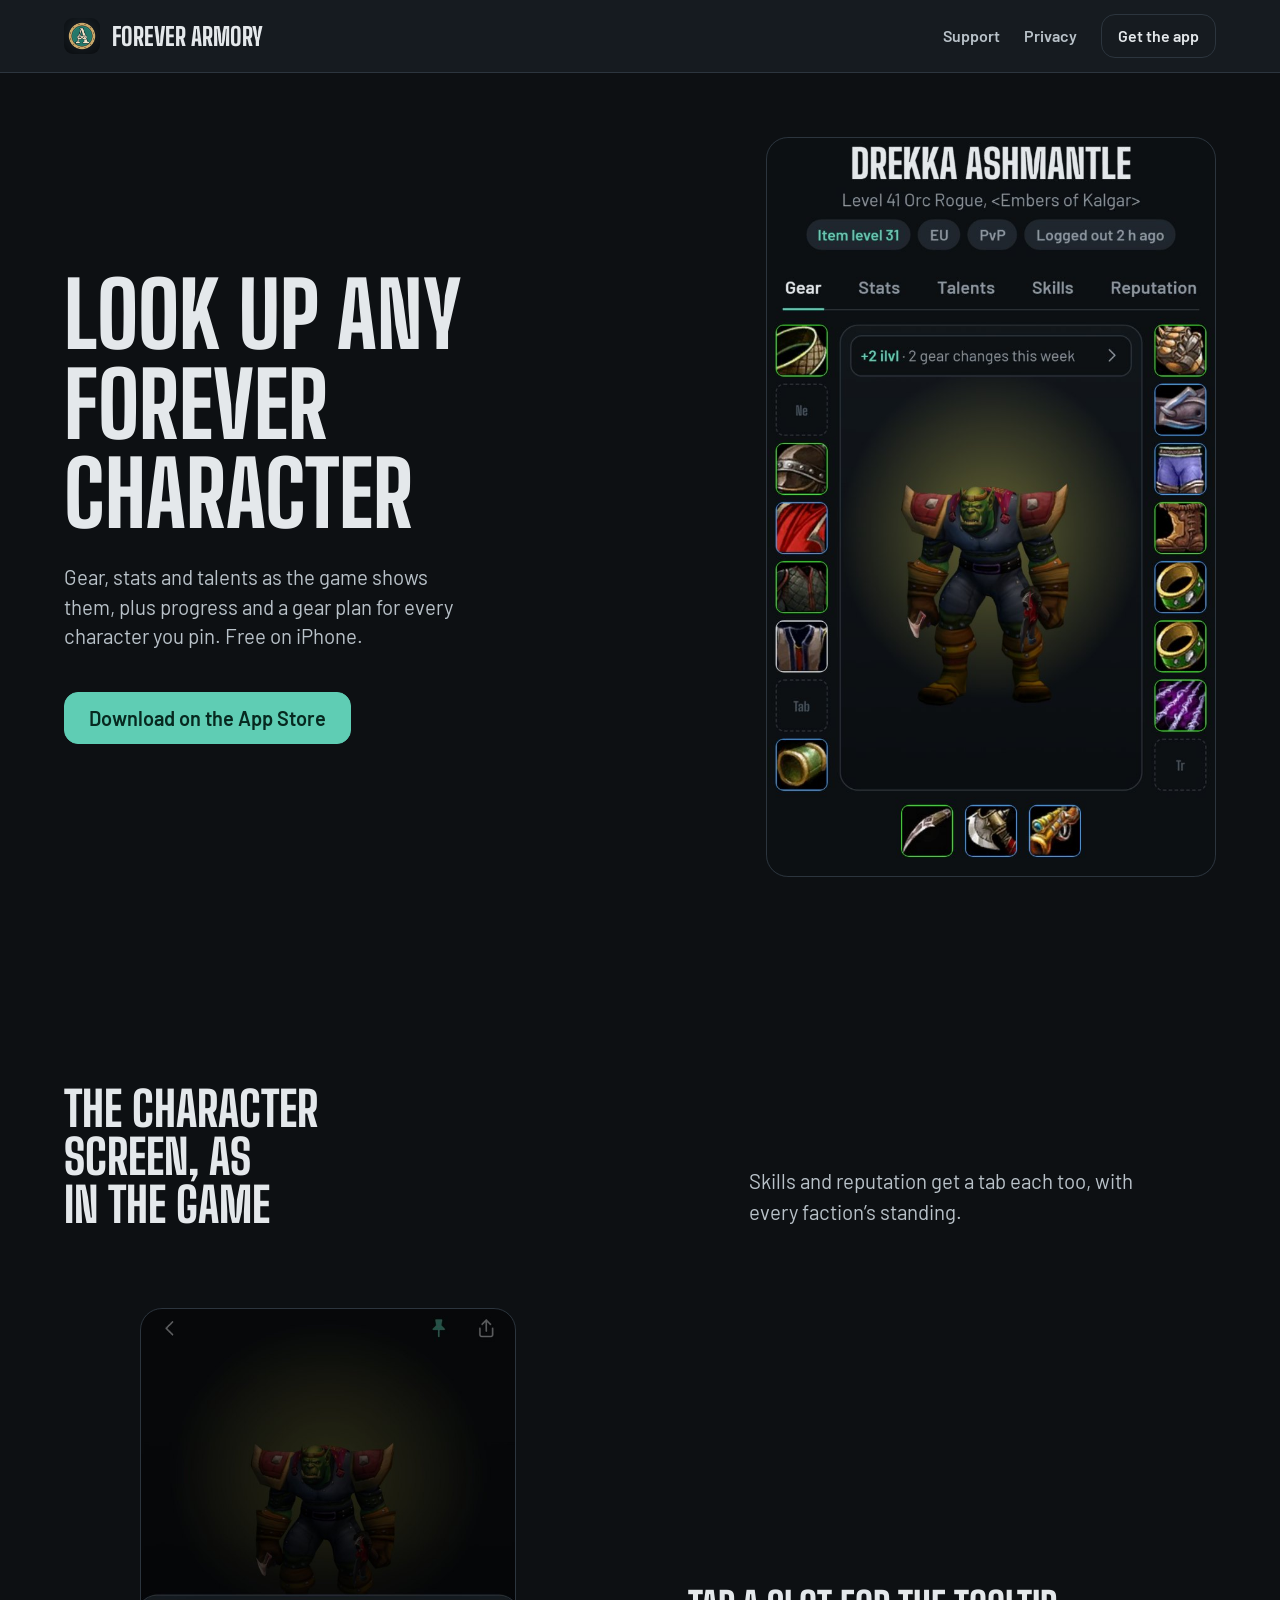
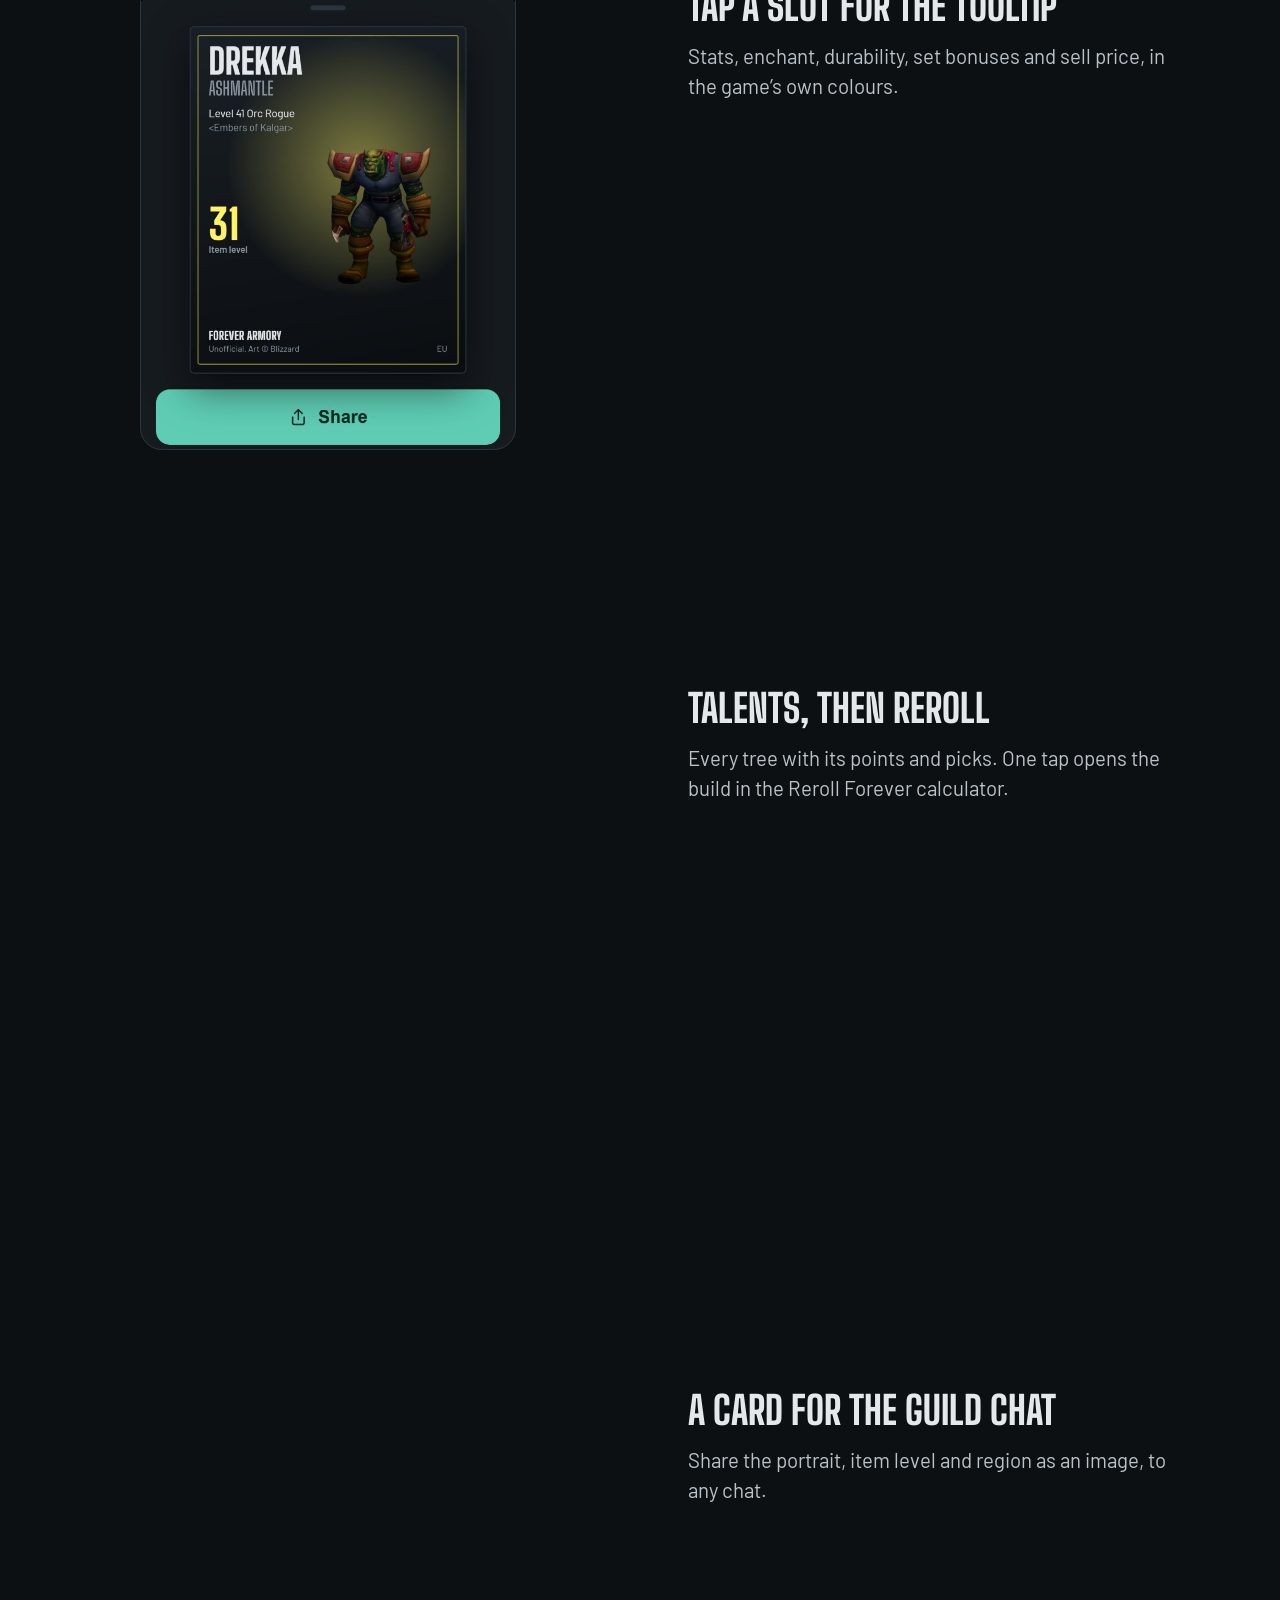
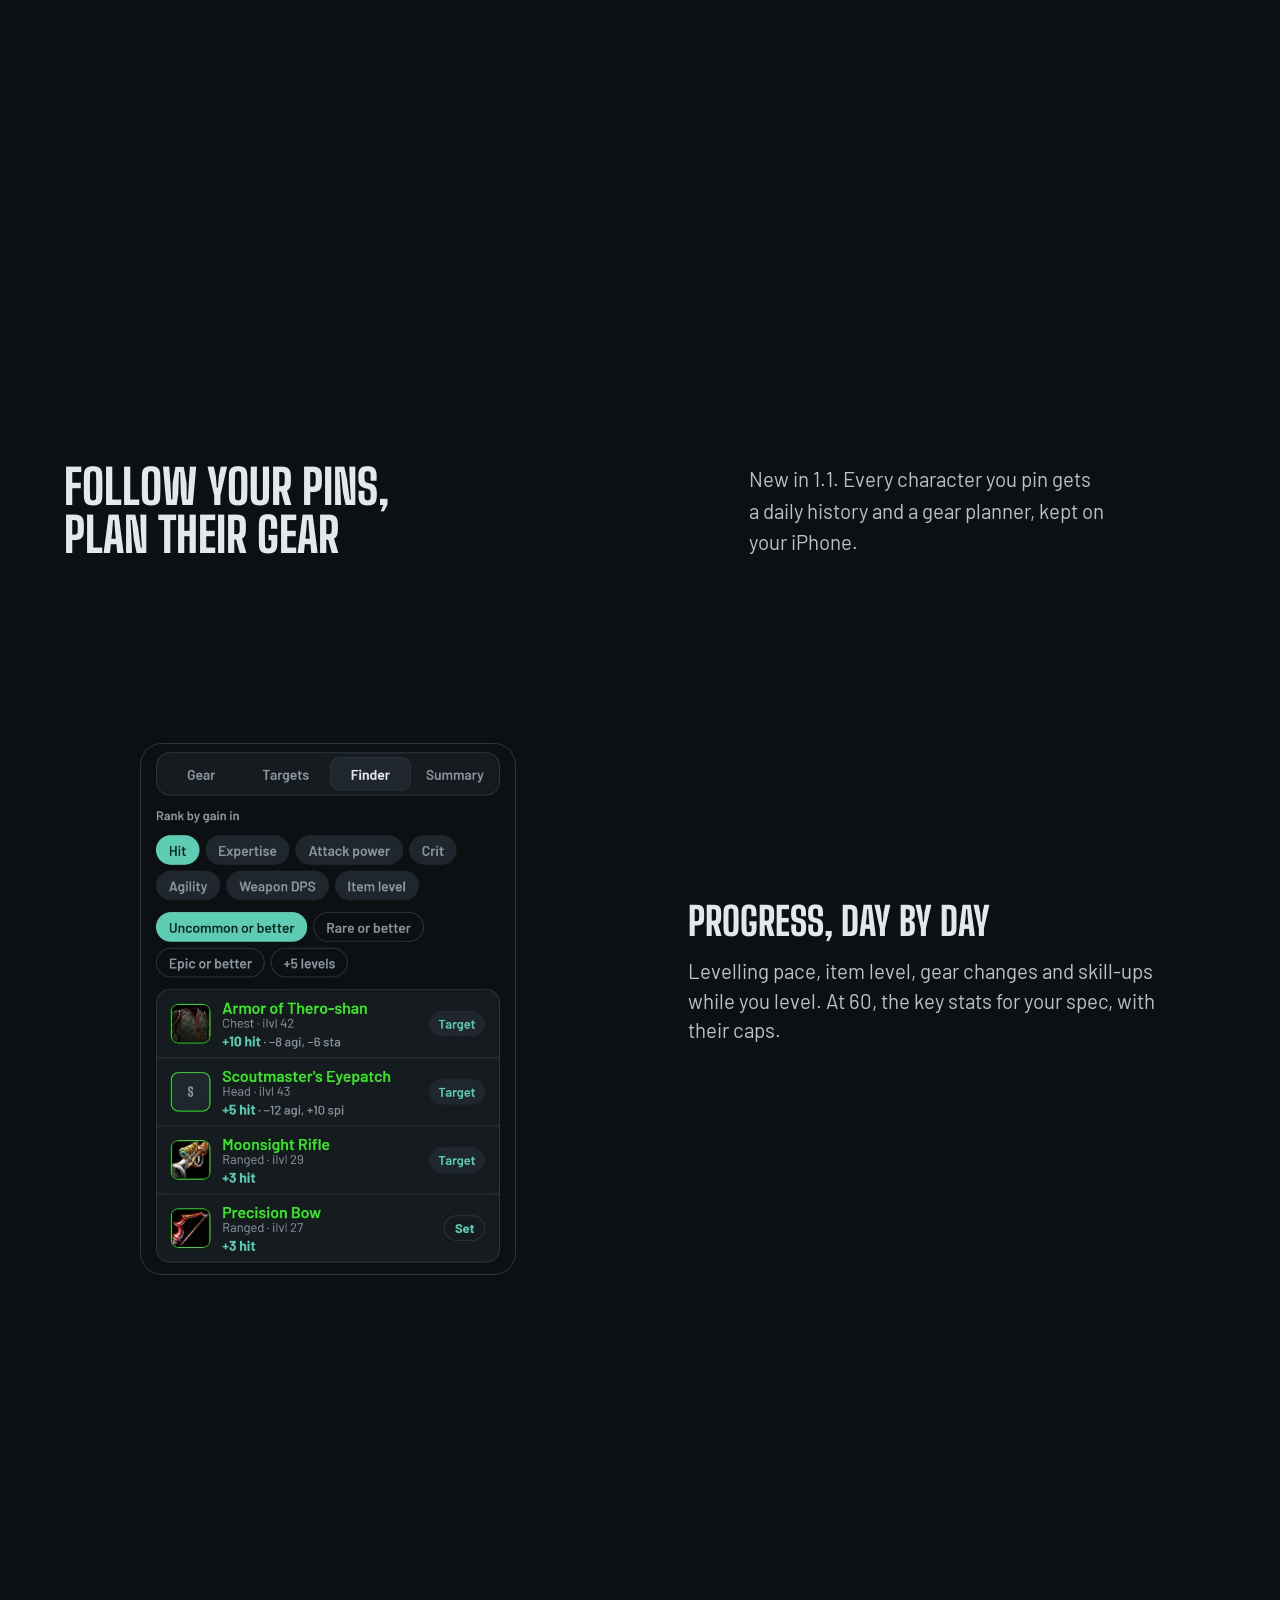
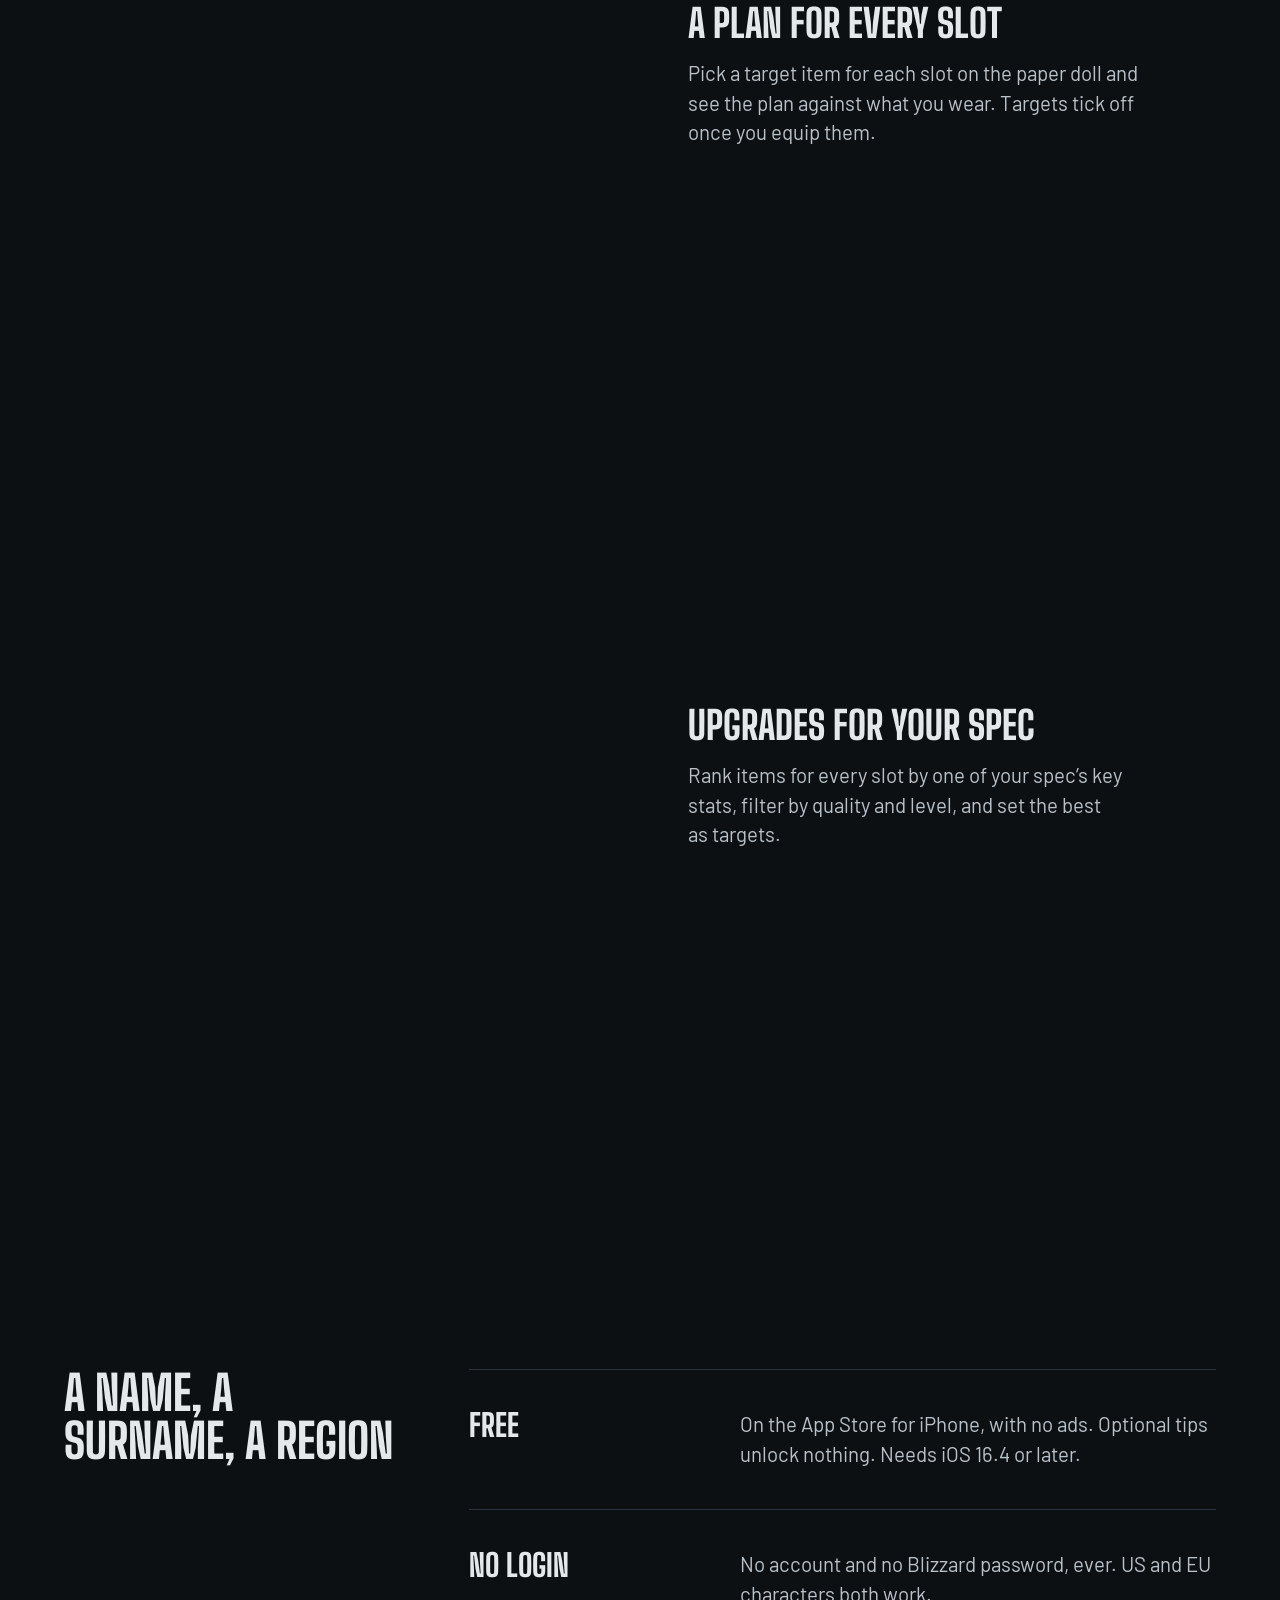
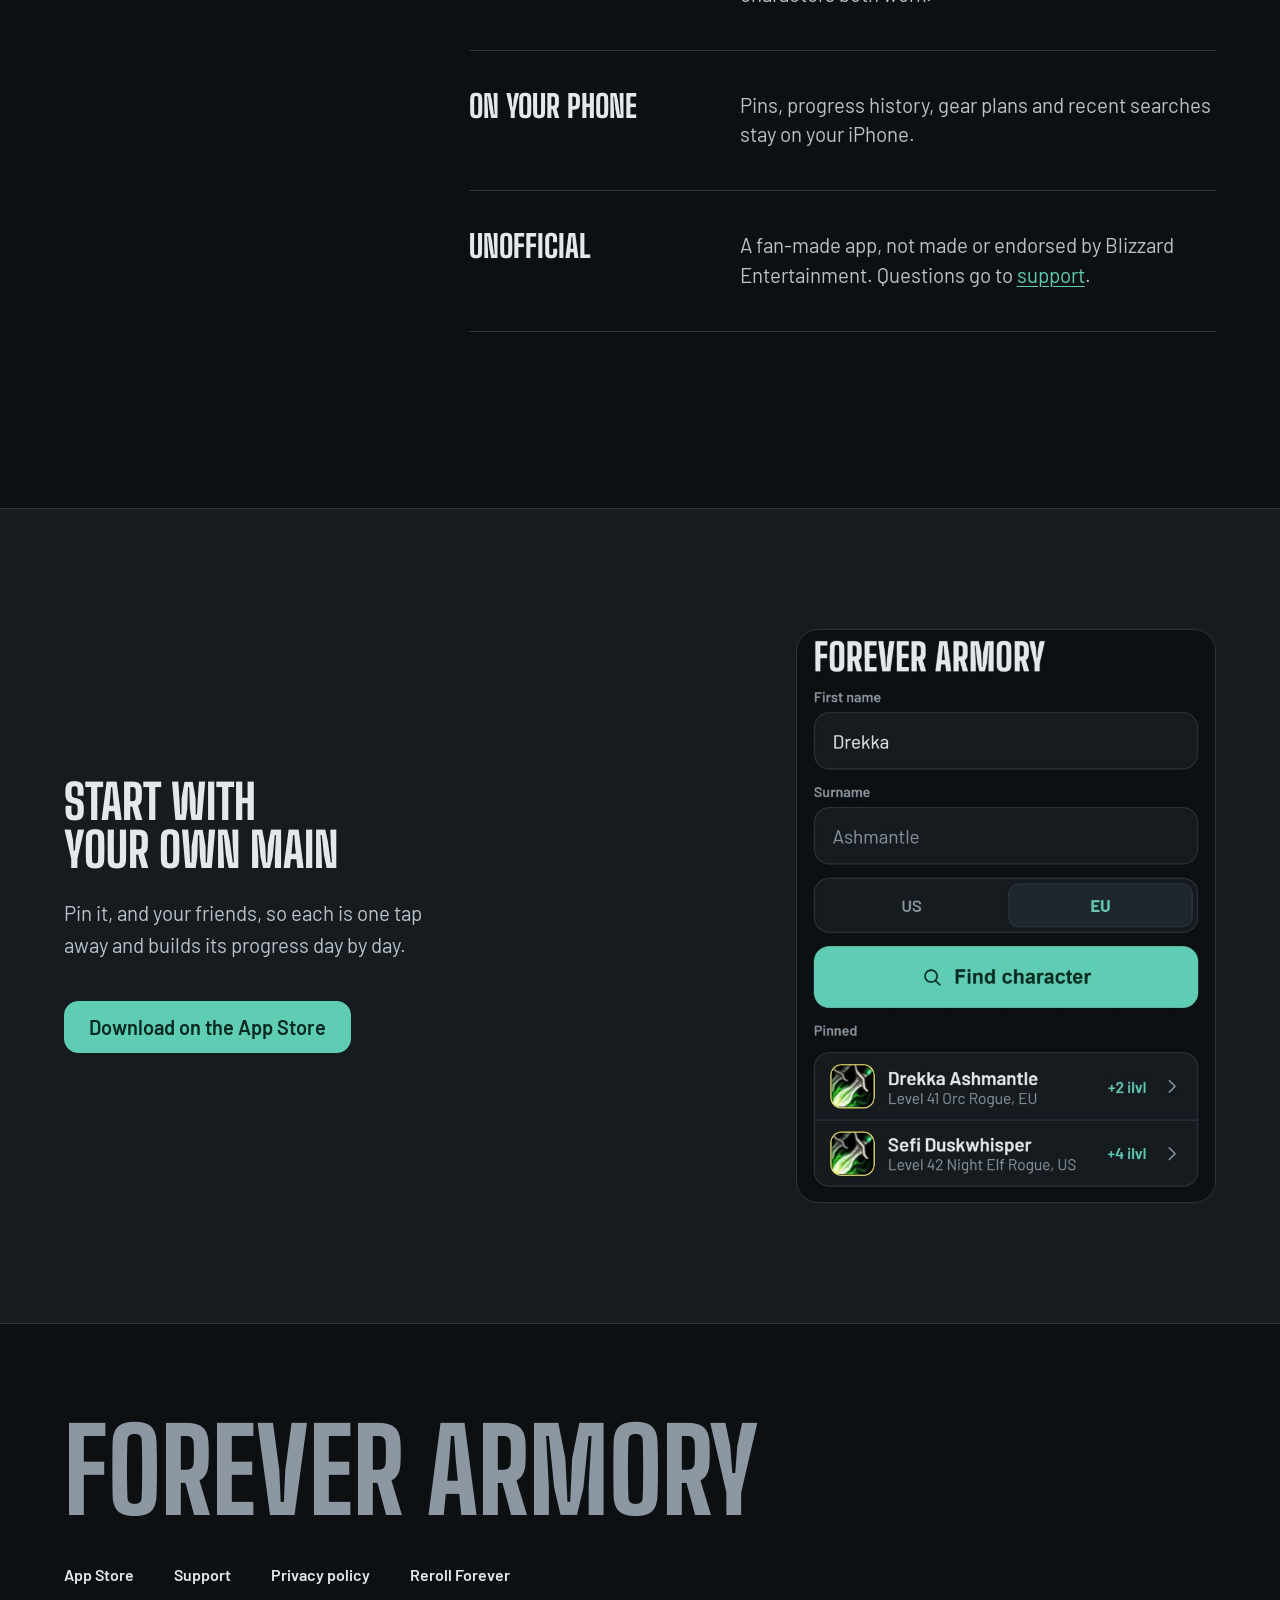
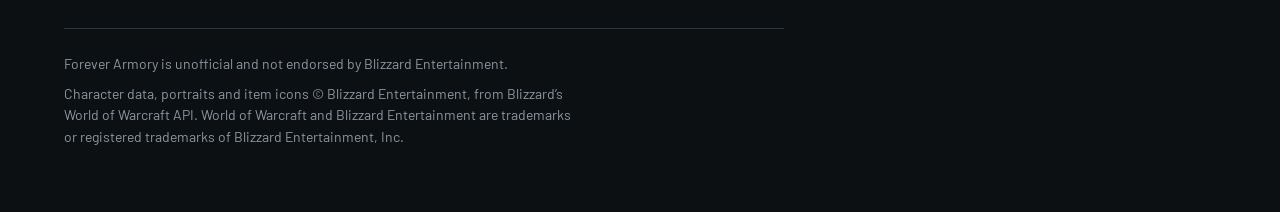
<file: index.html>
<!doctype html>
<html lang="en">
<head>
<meta charset="utf-8">
<meta name="viewport" content="width=device-width, initial-scale=1, viewport-fit=cover">
<meta name="color-scheme" content="dark">
<title>Forever Armory: look up any WoW Forever character</title>
<meta name="description" content="An unofficial iPhone app for World of Warcraft: Forever. Look up any character's gear, stats and talents by name, follow your pins' progress and plan their upgrades.">
<meta property="og:title" content="Forever Armory">
<meta property="og:description" content="Look up any WoW Forever character on your iPhone: gear with real tooltips, stats and talents, plus daily progress and a gear planner for your pins.">
<meta property="og:image" content="https://arnautresserras.github.io/armory-site/assets/screens/01-gear.jpg">
<meta name="apple-itunes-app" content="app-id=6834562961">
<link rel="icon" href="assets/icon-64.png" type="image/png">
<link rel="apple-touch-icon" href="assets/apple-touch-icon.png">
<link rel="preconnect" href="https://fonts.googleapis.com">
<link rel="preconnect" href="https://fonts.gstatic.com" crossorigin>
<link rel="stylesheet" href="https://fonts.googleapis.com/css2?family=Big+Shoulders+Display:wght@800&family=Barlow:wght@400;600&display=swap">
<link rel="stylesheet" href="css/home.css">
<script>document.documentElement.classList.add('js');</script>
</head>
<body>
<a class="skip" href="#main">Skip to content</a>

<header class="slab">
  <div class="container">
    <a class="mark" href="./" aria-label="Forever Armory home"><img src="assets/icon-64.png" width="64" height="64" alt="">Forever Armory</a>
    <nav aria-label="Site">
      <a href="support.html">Support</a>
      <a href="privacy.html">Privacy</a>
      <a class="btn btn--quiet" href="https://apps.apple.com/app/id6834562961?ct=site_nav">Get the app</a>
    </nav>
  </div>
</header>

<main id="main">
  <section class="hero">
    <div class="container">
      <div class="hero-copy">
        <h1>Look up any Forever character</h1>
        <p class="lead">Gear, stats and talents as the game shows them, plus progress and a gear plan for every character you pin. Free on iPhone.</p>
        <a class="btn" href="https://apps.apple.com/app/id6834562961?ct=site_hero">Download on the App Store</a>
      </div>
      <figure class="screen" data-slot="hero" data-kind="product" data-alt="The Gear tab: the portrait between two columns of item slots, weapons below">
        <img src="assets/screens/01-gear.jpg" width="720" height="1183" alt="A level 41 Orc Rogue on the Gear tab: the portrait stands between two columns of item slots, each bordered in its item's quality colour, under a strip reading +2 item level and two gear changes this week, with three weapons below." fetchpriority="high">
      </figure>
    </div>
  </section>

  <section class="tour" aria-labelledby="tour-h">
    <div class="container">
      <div class="tour-head">
        <h2 id="tour-h">The character screen, as in the game</h2>
        <p>Skills and reputation get a tab each too, with every faction’s standing.</p>
      </div>
      <div class="tour-body">
        <div class="tour-stage" data-active="tooltip">
          <figure class="screen screen--tooltip" data-slot="tour-tooltip" data-kind="product"><img src="assets/screens/05-tooltip.jpg" width="720" height="1183" alt="The tooltip for Tiger Hunter Gloves: 65 armor, 8 agility, 7 strength, a green enchant line, durability and sell price." loading="lazy"></figure>
          <figure class="screen screen--talents" data-slot="tour-talents" data-kind="product"><img src="assets/screens/06-talents.jpg" width="720" height="1087" alt="The Talents tab: 31 points in Combat, each picked talent with its rank, and an Open in Reroll calculator button." loading="lazy"></figure>
          <figure class="screen screen--share" data-slot="tour-share" data-kind="product"><img src="assets/screens/08-share.jpg" width="720" height="1419" alt="The share sheet: a card with the character’s name, level, guild, item level 31 and portrait, above a Share button." loading="lazy"></figure>
        </div>
        <ol class="panels">
          <li class="panel" data-panel="tooltip">
            <h3>Tap a slot for the tooltip</h3>
            <p>Stats, enchant, durability, set bonuses and sell price, in the game’s own colours.</p>
            <figure class="screen screen--tooltip"><img src="assets/screens/05-tooltip.jpg" width="720" height="1183" alt="The tooltip for Tiger Hunter Gloves: 65 armor, 8 agility, 7 strength, a green enchant line, durability and sell price." loading="lazy"></figure>
          </li>
          <li class="panel" data-panel="talents">
            <h3>Talents, then Reroll</h3>
            <p>Every tree with its points and picks. One tap opens the build in the Reroll Forever calculator.</p>
            <figure class="screen screen--talents"><img src="assets/screens/06-talents.jpg" width="720" height="1087" alt="The Talents tab: 31 points in Combat, each picked talent with its rank, and an Open in Reroll calculator button." loading="lazy"></figure>
          </li>
          <li class="panel" data-panel="share">
            <h3>A card for the guild chat</h3>
            <p>Share the portrait, item level and region as an image, to any chat.</p>
            <figure class="screen screen--share"><img src="assets/screens/08-share.jpg" width="720" height="1419" alt="The share sheet: a card with the character’s name, level, guild, item level 31 and portrait, above a Share button." loading="lazy"></figure>
          </li>
        </ol>
      </div>
    </div>
  </section>

  <section class="tour" aria-labelledby="plan-h">
    <div class="container">
      <div class="tour-head">
        <h2 id="plan-h">Follow your pins, plan their gear</h2>
        <p>New in 1.1. Every character you pin gets a daily history and a gear planner, kept on your iPhone.</p>
      </div>
      <div class="tour-body">
        <div class="tour-stage" data-active="progress">
          <figure class="screen screen--progress" data-slot="tour-progress" data-kind="product"><img src="assets/screens/02-progress.jpg" width="720" height="1133" alt="The Progress screen for a level 41 Orc Rogue: 1.5 levels a week, about 13 weeks to 60; item level climbing from 25 to 31 since 6 October; two gear changes this month, head and chest." loading="lazy"></figure>
          <figure class="screen screen--planner" data-slot="tour-planner" data-kind="product"><img src="assets/screens/03-planner.jpg" width="720" height="1133" alt="The Planner: the paper doll with planned slots marked, the planned item level, Combat key stats with the gain in each, and the biggest open gain, Armor of Thero-shan for the chest." loading="lazy"></figure>
          <figure class="screen screen--finder" data-slot="tour-finder" data-kind="product"><img src="assets/screens/04-finder.jpg" width="720" height="1019" alt="The Finder ranking upgrades by hit, uncommon or better: Armor of Thero-shan for the chest at +10 hit, then Scoutmaster’s Eyepatch, Moonsight Rifle and Precision Bow." loading="lazy"></figure>
        </div>
        <ol class="panels">
          <li class="panel" data-panel="progress">
            <h3>Progress, day by day</h3>
            <p>Levelling pace, item level, gear changes and skill-ups while you level. At 60, the key stats for your spec, with their caps.</p>
            <figure class="screen screen--progress"><img src="assets/screens/02-progress.jpg" width="720" height="1133" alt="The Progress screen for a level 41 Orc Rogue: 1.5 levels a week, about 13 weeks to 60; item level climbing from 25 to 31 since 6 October; two gear changes this month, head and chest." loading="lazy"></figure>
          </li>
          <li class="panel" data-panel="planner">
            <h3>A plan for every slot</h3>
            <p>Pick a target item for each slot on the paper doll and see the plan against what you wear. Targets tick off once you equip them.</p>
            <figure class="screen screen--planner"><img src="assets/screens/03-planner.jpg" width="720" height="1133" alt="The Planner: the paper doll with planned slots marked, the planned item level, Combat key stats with the gain in each, and the biggest open gain, Armor of Thero-shan for the chest." loading="lazy"></figure>
          </li>
          <li class="panel" data-panel="finder">
            <h3>Upgrades for your spec</h3>
            <p>Rank items for every slot by one of your spec’s key stats, filter by quality and level, and set the best as targets.</p>
            <figure class="screen screen--finder"><img src="assets/screens/04-finder.jpg" width="720" height="1019" alt="The Finder ranking upgrades by hit, uncommon or better: Armor of Thero-shan for the chest at +10 hit, then Scoutmaster’s Eyepatch, Moonsight Rifle and Precision Bow." loading="lazy"></figure>
          </li>
        </ol>
      </div>
    </div>
  </section>

  <section class="needs" aria-labelledby="needs-h">
    <div class="container">
      <h2 id="needs-h">A name, a surname, a region</h2>
      <dl>
        <div><dt>Free</dt><dd>On the App Store for iPhone, with no ads. Optional tips unlock nothing. Needs iOS 16.4 or later.</dd></div>
        <div><dt>No login</dt><dd>No account and no Blizzard password, ever. US and EU characters both work.</dd></div>
        <div><dt>On your phone</dt><dd>Pins, progress history, gear plans and recent searches stay on your iPhone.</dd></div>
        <div><dt>Unofficial</dt><dd>A fan-made app, not made or endorsed by Blizzard Entertainment. Questions go to <a href="support.html">support</a>.</dd></div>
      </dl>
    </div>
  </section>

  <section class="close" aria-labelledby="close-h">
    <div class="container">
      <div class="close-copy">
        <h2 id="close-h">Start with your own main</h2>
        <p>Pin it, and your friends, so each is one tap away and builds its progress day by day.</p>
        <a class="btn" href="https://apps.apple.com/app/id6834562961?ct=site_close">Download on the App Store</a>
      </div>
      <figure class="screen" data-slot="close" data-kind="product" data-alt="The search screen with two pinned characters">
        <img src="assets/screens/07-search.jpg" width="720" height="984" alt="The search screen: first name and surname fields, a US and EU switch, a Find character button and two pinned characters, each showing its item level gain." loading="lazy">
      </figure>
    </div>
  </section>
</main>

<footer class="mast">
  <div class="container">
    <p class="wordmark" aria-hidden="true">Forever Armory</p>
    <nav aria-label="Footer">
      <ul>
        <li><a href="https://apps.apple.com/app/id6834562961?ct=site_footer">App Store</a></li>
        <li><a href="support.html">Support</a></li>
        <li><a href="privacy.html">Privacy policy</a></li>
        <li><a href="https://apps.apple.com/app/id6829319441?ct=armory_site">Reroll Forever</a></li>
      </ul>
    </nav>
    <div class="legal">
      <p>Forever Armory is unofficial and not endorsed by Blizzard Entertainment.</p>
      <p>Character data, portraits and item icons © Blizzard Entertainment, from Blizzard’s World of Warcraft API. World of Warcraft and Blizzard Entertainment are trademarks or registered trademarks of Blizzard Entertainment, Inc.</p>
    </div>
  </div>
</footer>

<script>
(function () {
  if (!('IntersectionObserver' in window)) return;
  document.querySelectorAll('.tour-body').forEach(function (body) {
    var stage = body.querySelector('.tour-stage');
    var io = new IntersectionObserver(function (entries) {
      entries.forEach(function (e) {
        if (e.isIntersecting) stage.dataset.active = e.target.dataset.panel;
      });
    }, { rootMargin: '-45% 0px -45% 0px' });
    body.querySelectorAll('[data-panel]').forEach(function (p) { io.observe(p); });
  });
})();
</script>
<script>window.hallmarkSlots = (m) => { for (const [k, v] of Object.entries(m)) { const s = document.querySelector(`[data-slot="${k}"]`); if (!s) continue; const im = new Image(); im.src = typeof v === 'string' ? v : v.src; im.alt = (typeof v === 'object' && v.alt) || s.dataset.alt || ''; s.querySelectorAll(':scope > img').forEach((o) => o.remove()); s.prepend(im); } };
document.querySelectorAll('[data-slot] img').forEach((i) => { if (i.complete && !i.naturalWidth) i.remove(); else i.addEventListener('error', () => i.remove(), { once: true }); });</script>
</body>
</html>
</file>
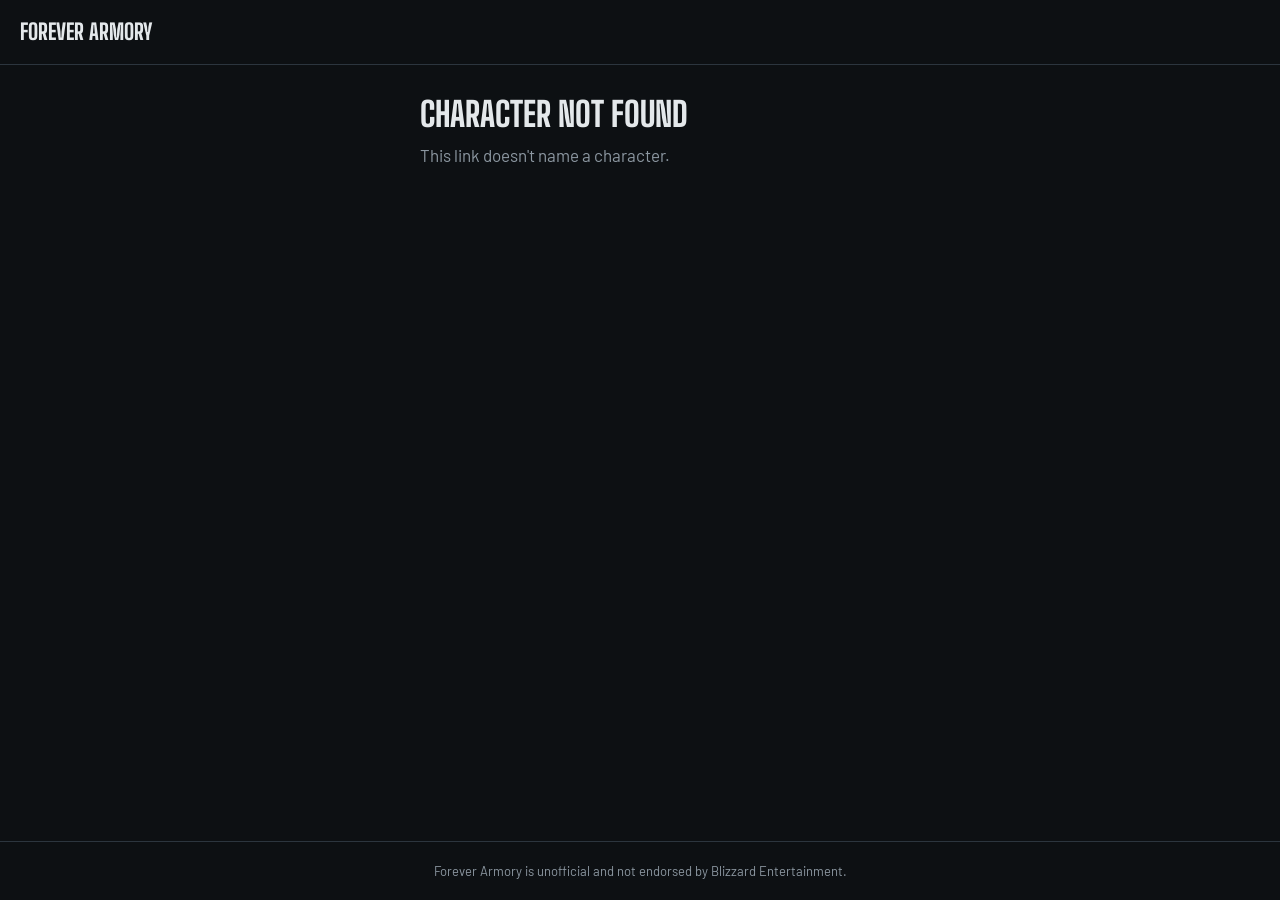
<file: character.html>
<!doctype html>
<html lang="en">
<head>
<meta charset="utf-8">
<meta name="viewport" content="width=device-width, initial-scale=1, viewport-fit=cover">
<meta name="color-scheme" content="dark">
<title>Forever Armory character</title>
<link rel="stylesheet" href="https://fonts.googleapis.com/css2?family=Big+Shoulders+Display:wght@800&family=Barlow:wght@400;700&display=swap">
<style>
  :root {
    --anvil: #0D1013;
    --plate: #161B20;
    --seam: #2C353E;
    --text: #E4E8EB;
    --muted: #8C97A1;
    --verdigris: #5FCDB4;
    --verdigris-ink: #072920;
  }
  * { box-sizing: border-box; }
  html { background: var(--anvil); }
  body {
    margin: 0;
    min-height: 100vh;
    display: flex;
    flex-direction: column;
    background: var(--anvil);
    color: var(--text);
    font: 400 17px/24px Barlow, system-ui, sans-serif;
  }
  header {
    padding: 20px;
    border-bottom: 1px solid var(--seam);
    font: 800 22px/24px 'Big Shoulders Display', system-ui, sans-serif;
    text-transform: uppercase;
  }
  main {
    flex: 1;
    width: 100%;
    max-width: 480px;
    margin: 0 auto;
    padding: 32px 20px;
  }
  h1 {
    margin: 0 0 12px;
    font: 800 34px/34px 'Big Shoulders Display', system-ui, sans-serif;
    text-transform: uppercase;
    overflow-wrap: anywhere;
  }
  p { margin: 0 0 24px; color: var(--muted); }
  .button {
    display: flex;
    align-items: center;
    justify-content: center;
    min-height: 56px;
    margin-bottom: 16px;
    border-radius: 14px;
    background: var(--verdigris);
    color: var(--verdigris-ink);
    font: 700 18px/24px Barlow, system-ui, sans-serif;
    text-decoration: none;
  }
  .button.secondary {
    background: var(--plate);
    border: 1px solid var(--seam);
    color: var(--text);
  }
  [hidden] { display: none; }
  footer {
    padding: 20px;
    border-top: 1px solid var(--seam);
    color: var(--muted);
    font-size: 13px;
    line-height: 18px;
    text-align: center;
  }
</style>
</head>
<body>
<header>Forever Armory</header>
<main>
  <h1 id="title">A WoW Forever character</h1>
  <p id="lede">Open it in Forever Armory to see the gear, stats and talents.</p>
  <a class="button" id="open" href="#" hidden>Open in Armory</a>
  <a class="button secondary" id="get" href="#" hidden>Get Armory</a>
</main>
<footer>Forever Armory is unofficial and not endorsed by Blizzard Entertainment.</footer>
<script>
// Shared by the app as character.html?r=<region>&c=<slug> (plan 003 M2-4).
// No automatic redirect: Safari shows an "invalid address" alert when the
// app isn't installed, so opening the app is always a tap (Reroll TC-10).
(function () {
  // Empty until the App Store listing exists (plan 003 S):
  // https://apps.apple.com/app/id<id>?pt=<token>&ct=card_character
  var APP_STORE_URL = '';

  var q = new URLSearchParams(location.search);
  var r = q.get('r') || '';
  var c = q.get('c') || '';
  var parts = c.split('-');
  var valid = (r === 'us' || r === 'eu') && !/[\s\/]/.test(c) &&
    parts.length === 2 && parts[0] !== '' && parts[1] !== '';

  var get = document.getElementById('get');
  if (APP_STORE_URL) {
    get.href = APP_STORE_URL;
    get.hidden = false;
  }

  if (!valid) {
    document.getElementById('title').textContent = 'Character not found';
    document.getElementById('lede').textContent = "This link doesn't name a character.";
    return;
  }
  var name = parts.map(function (p) {
    return p.charAt(0).toLocaleUpperCase('en-US') + p.slice(1);
  }).join(' ');
  document.title = name + ' on Forever Armory';
  document.getElementById('title').textContent = name;
  var open = document.getElementById('open');
  open.href = 'armory://character/' + r + '/' + encodeURIComponent(c);
  open.hidden = false;
})();
</script>
</body>
</html>
</file>
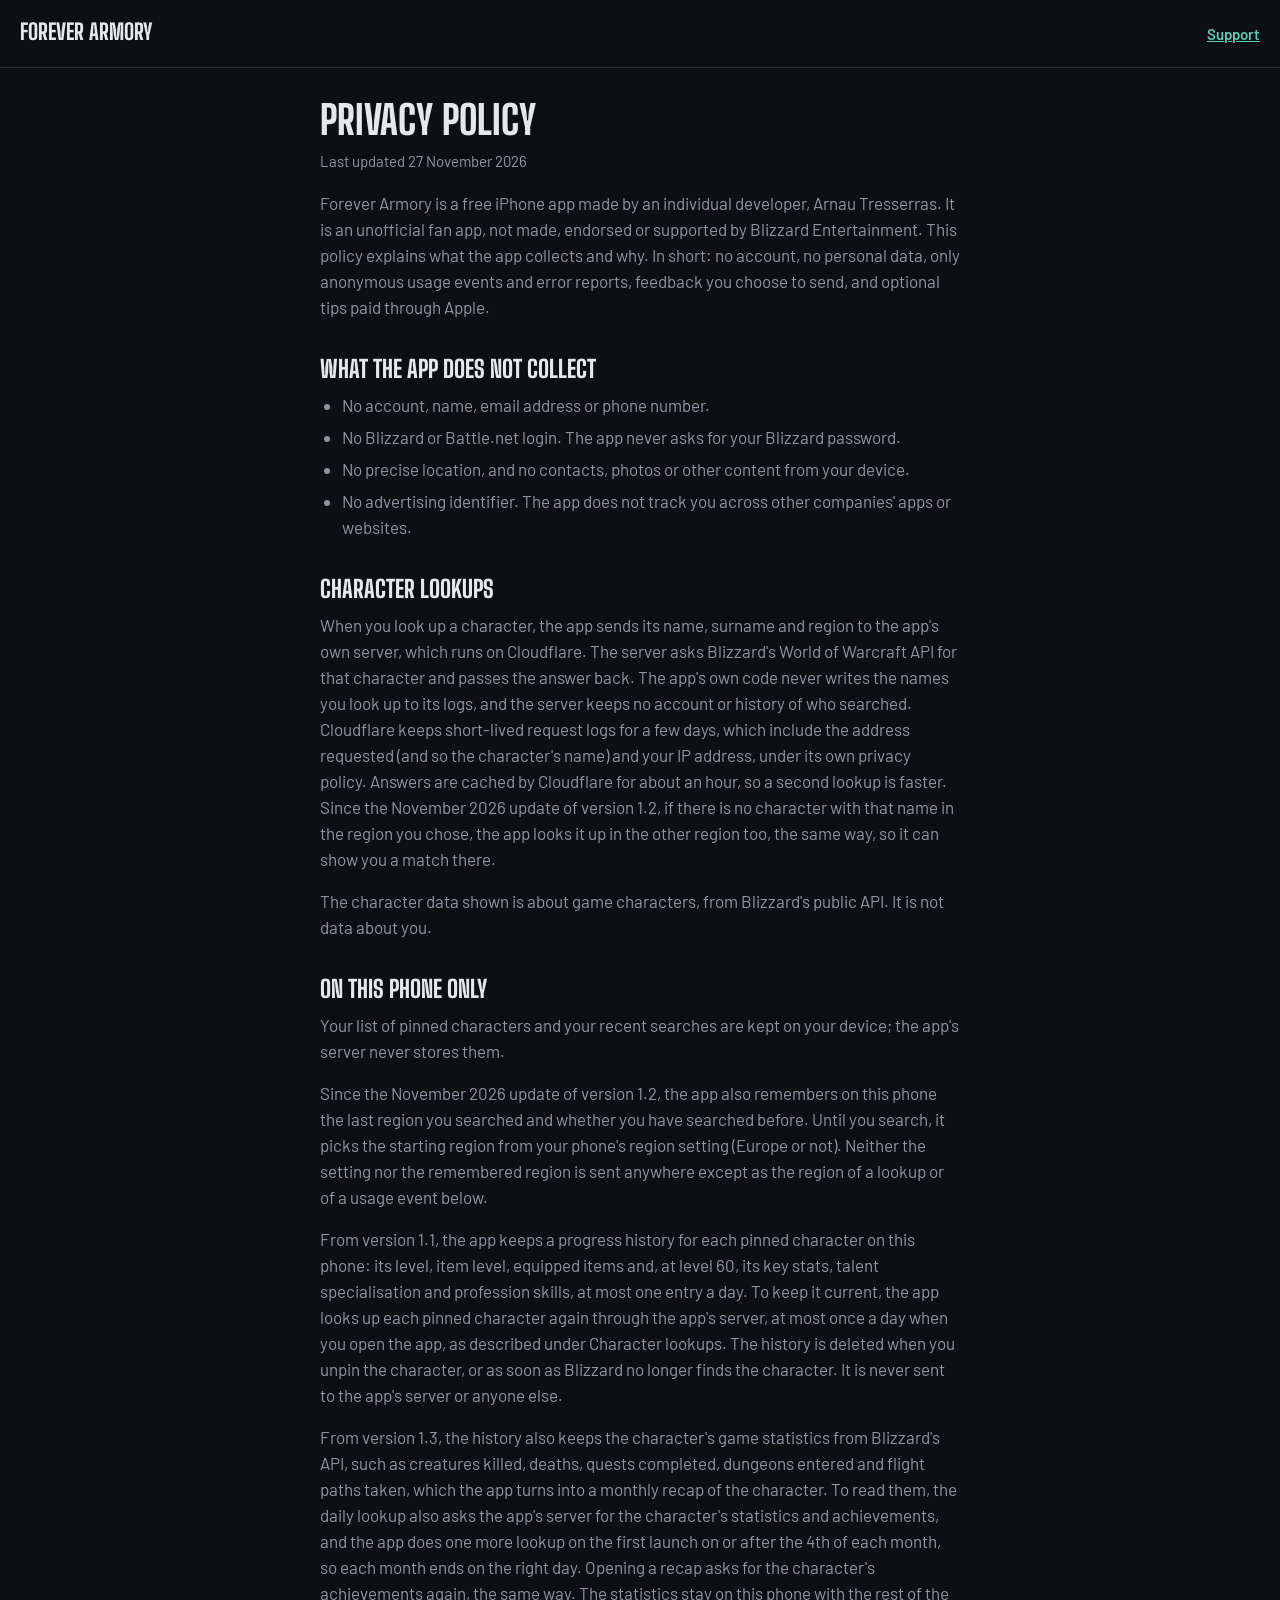
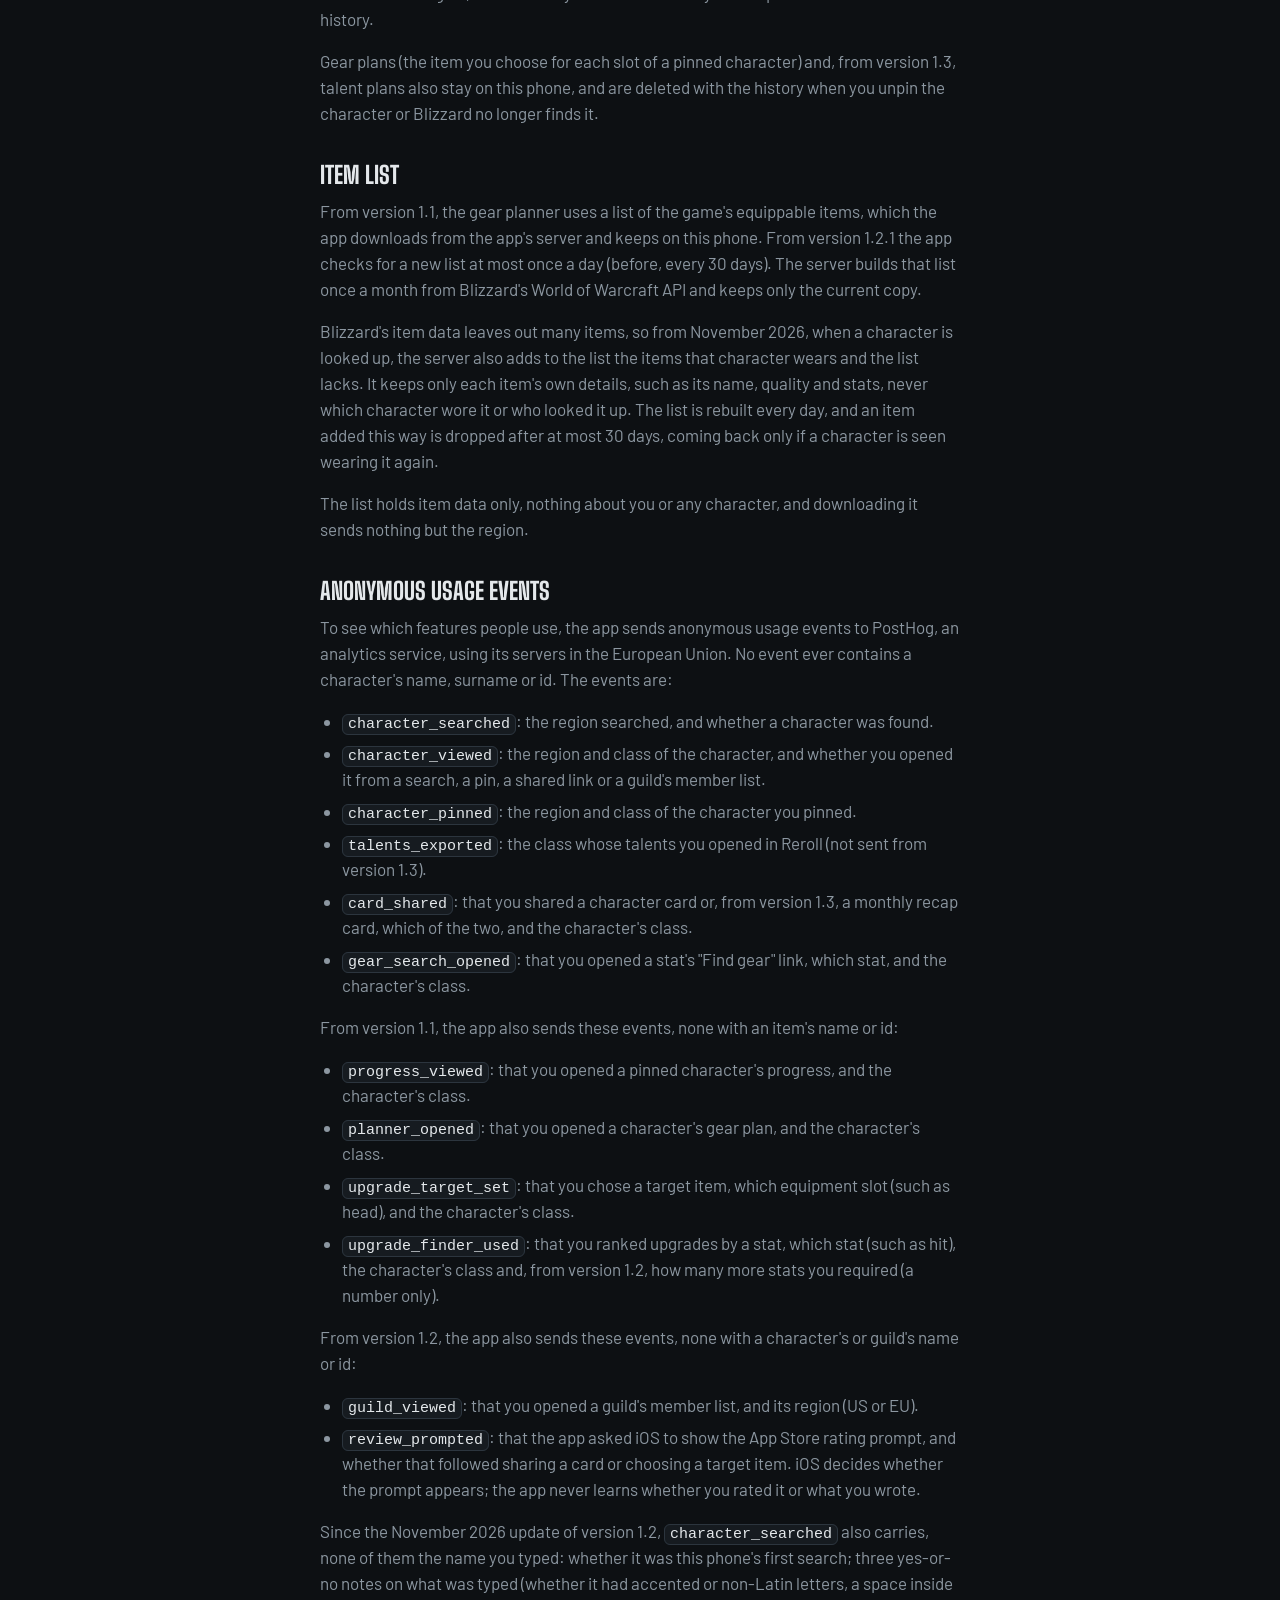
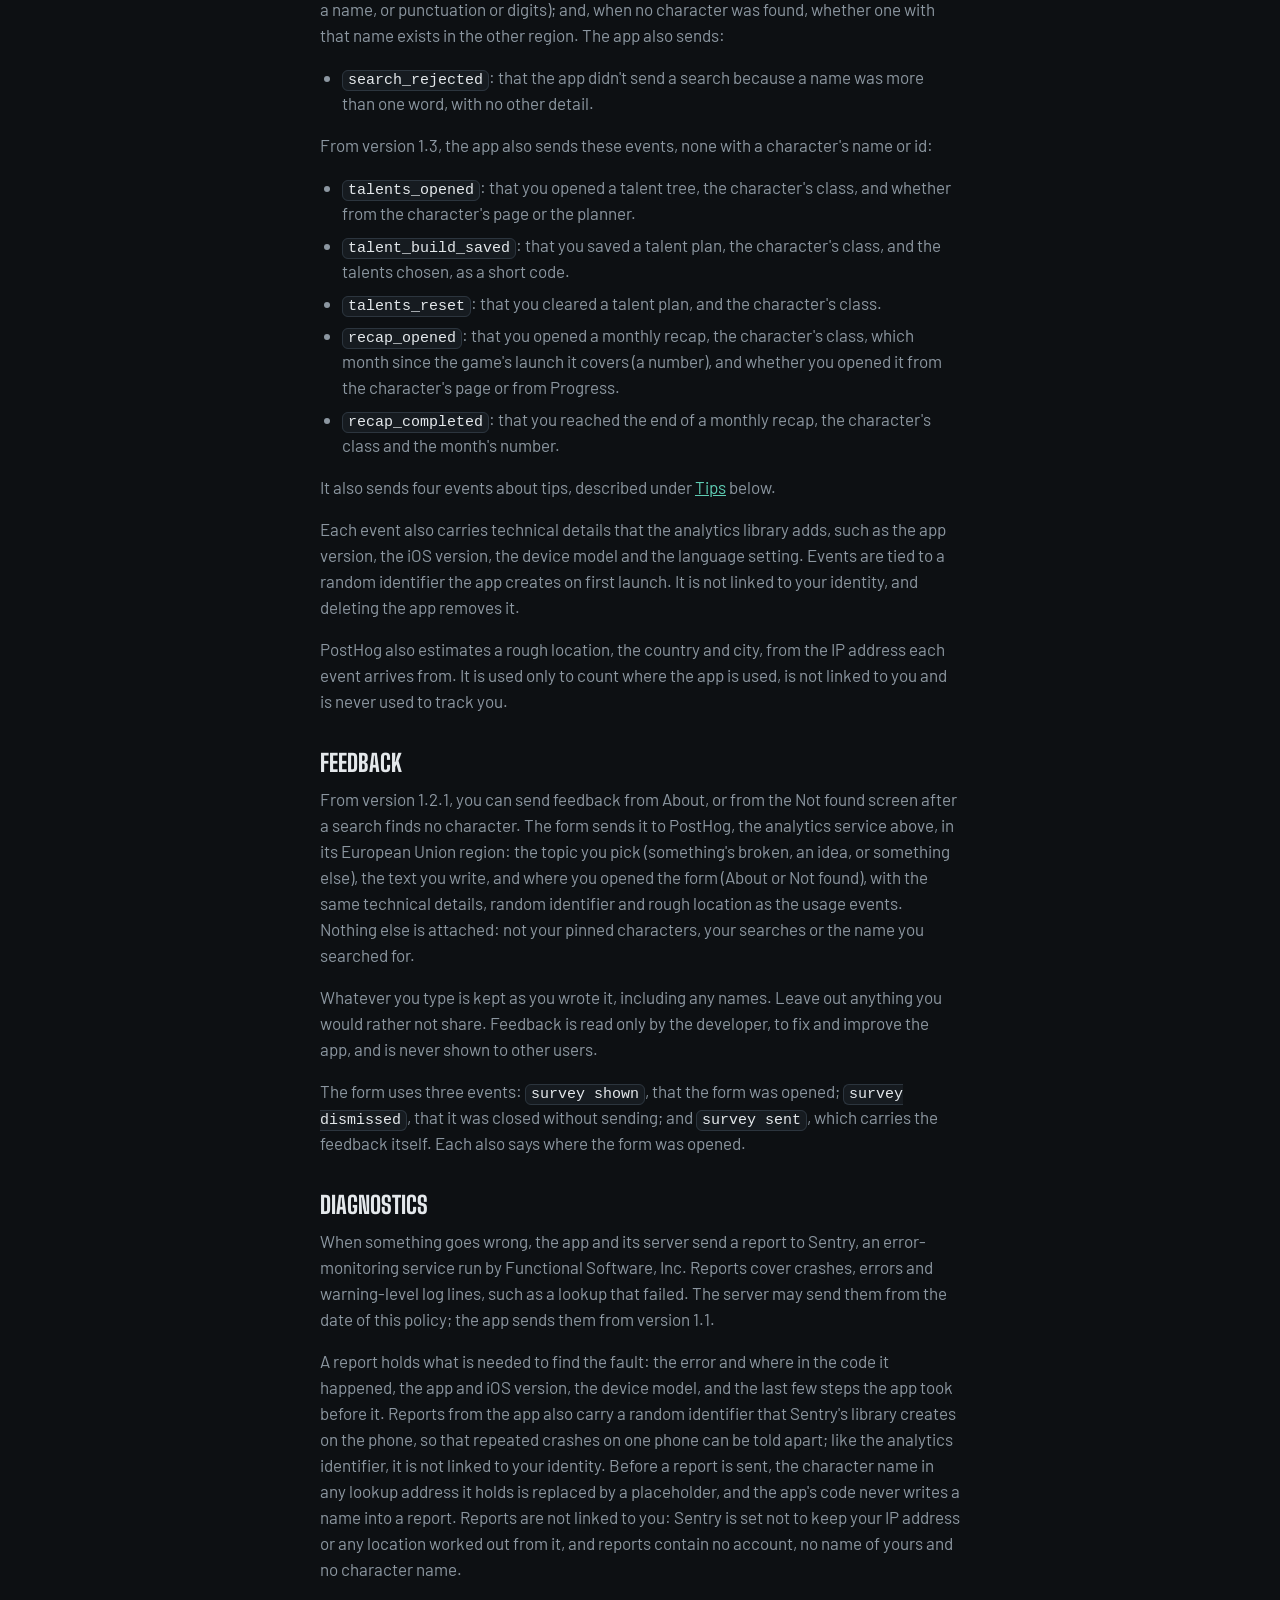
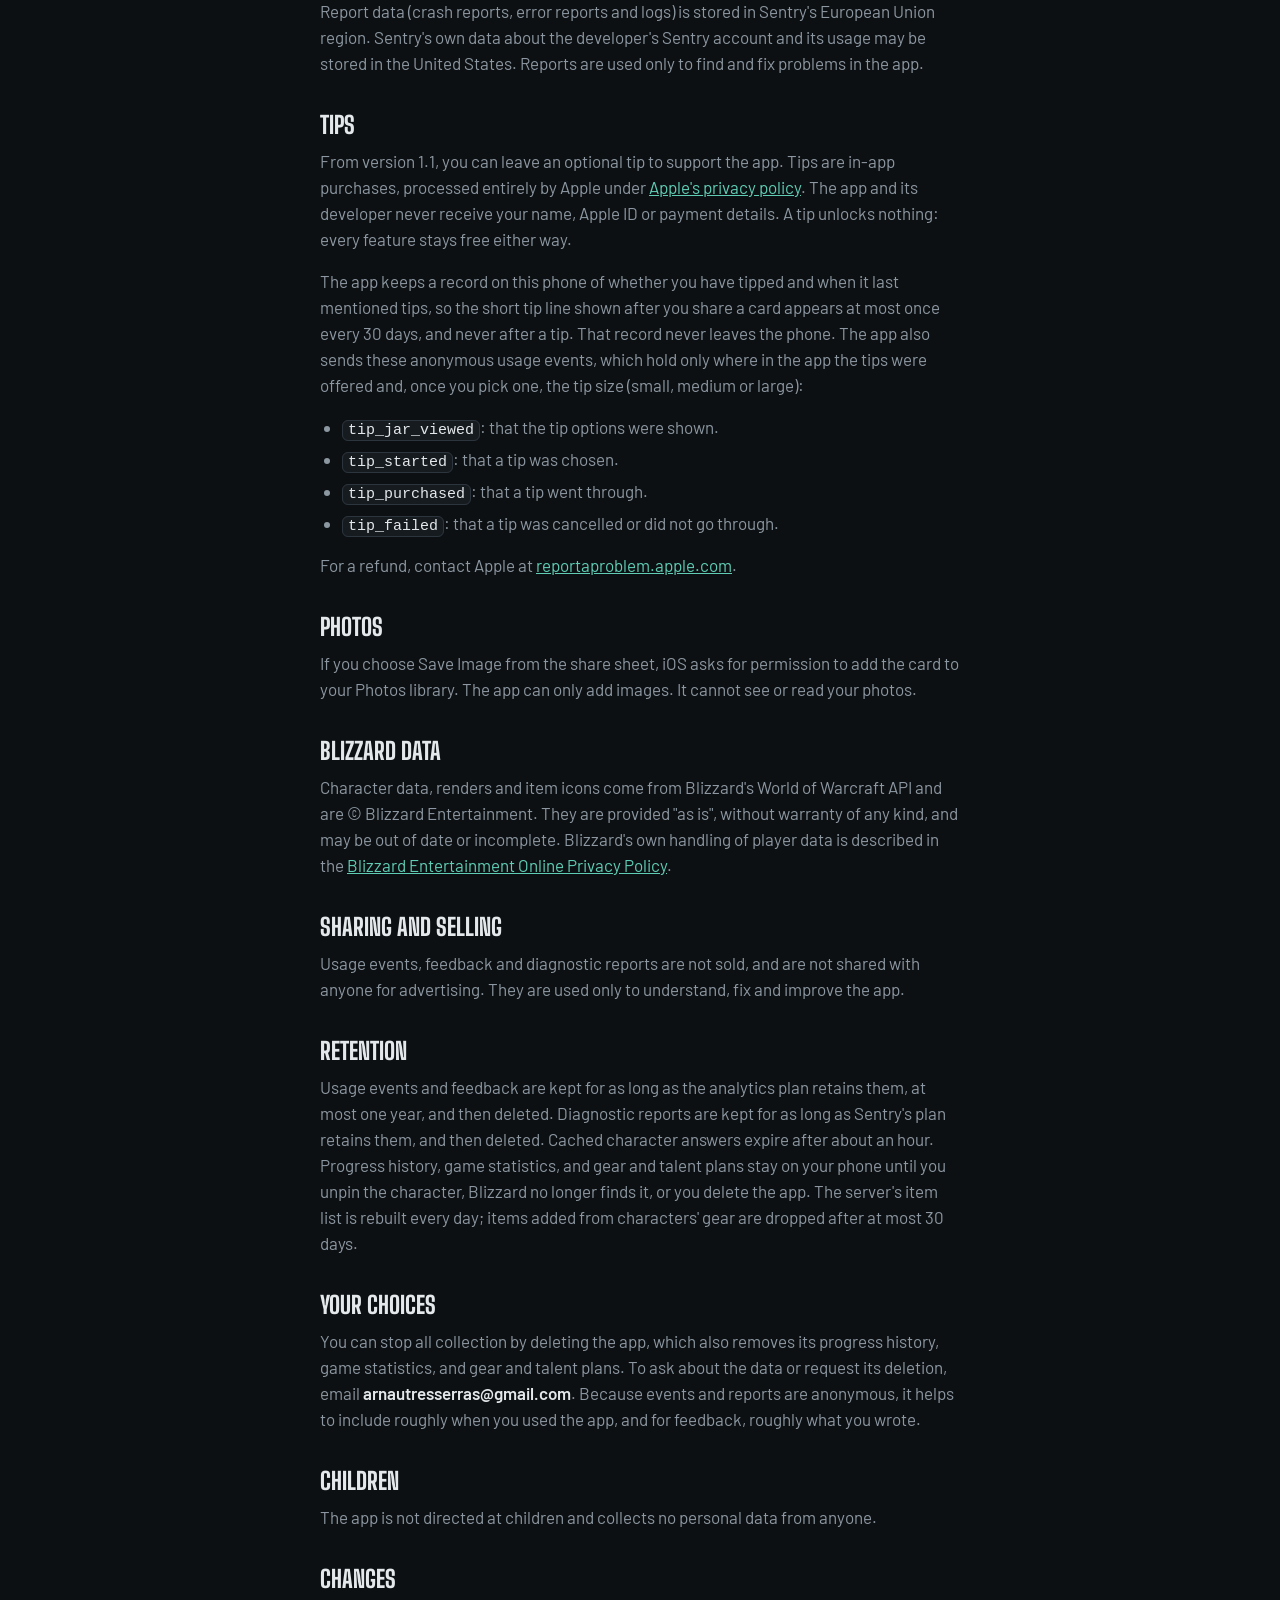
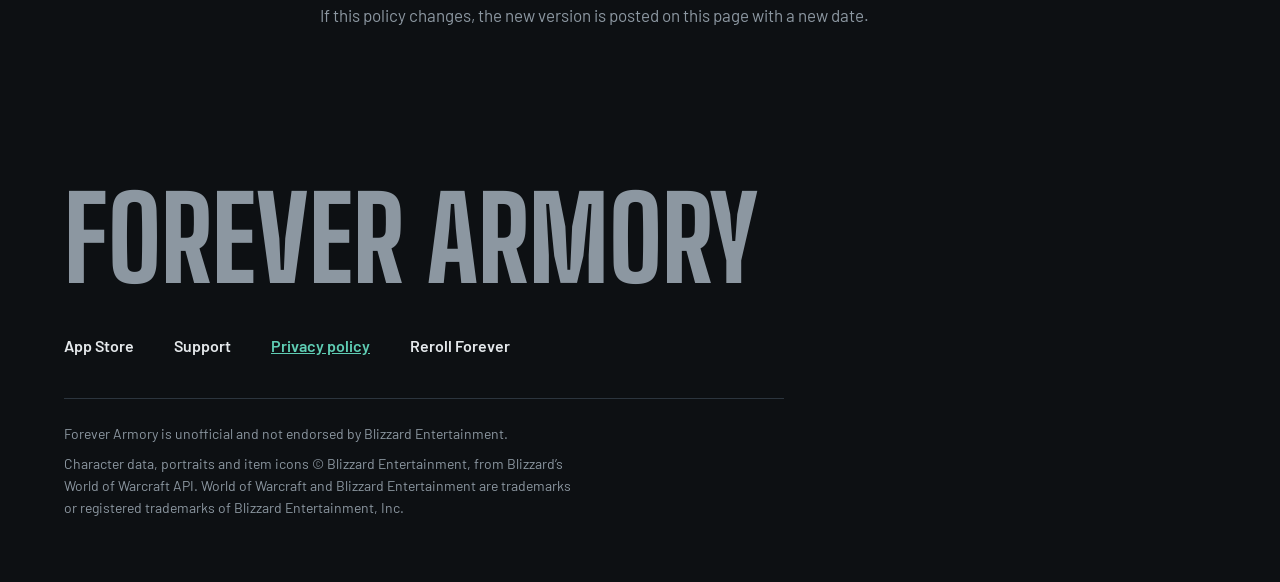
<file: privacy.html>
<!doctype html>
<html lang="en">
<head>
<meta charset="utf-8">
<meta name="viewport" content="width=device-width, initial-scale=1, viewport-fit=cover">
<meta name="color-scheme" content="dark">
<title>Forever Armory privacy policy</title>
<link rel="stylesheet" href="https://fonts.googleapis.com/css2?family=Big+Shoulders+Display:wght@800&family=Barlow:wght@400;600;700&display=swap">
<link rel="stylesheet" href="css/tokens.css">
<link rel="stylesheet" href="css/footer.css">
<style>
  :root {
    --anvil: #0D1013;
    --plate: #161B20;
    --seam: #2C353E;
    --text: #E4E8EB;
    --muted: #8C97A1;
    --verdigris: #5FCDB4;
  }
  * { box-sizing: border-box; }
  html { background: var(--anvil); }
  body {
    margin: 0;
    min-height: 100vh;
    display: flex;
    flex-direction: column;
    background: var(--anvil);
    color: var(--text);
    font: 400 17px/26px Barlow, system-ui, sans-serif;
  }
  header {
    display: flex;
    justify-content: space-between;
    align-items: baseline;
    gap: 16px;
    padding: 20px max(20px, env(safe-area-inset-right)) 20px max(20px, env(safe-area-inset-left));
    border-bottom: 1px solid var(--seam);
  }
  header .mark {
    font: 800 22px/24px 'Big Shoulders Display', system-ui, sans-serif;
    text-transform: uppercase;
    color: var(--text);
    text-decoration: none;
  }
  header nav a { font-size: 15px; font-weight: 600; }
  main {
    flex: 1;
    width: 100%;
    max-width: 680px;
    margin: 0 auto;
    padding: 32px max(20px, env(safe-area-inset-right)) 48px max(20px, env(safe-area-inset-left));
  }
  h1 {
    margin: 0 0 8px;
    font: 800 40px/40px 'Big Shoulders Display', system-ui, sans-serif;
    text-transform: uppercase;
  }
  h2 {
    margin: 36px 0 10px;
    font: 800 24px/26px 'Big Shoulders Display', system-ui, sans-serif;
    text-transform: uppercase;
  }
  p, li { color: var(--muted); }
  p { margin: 0 0 16px; }
  ul { margin: 0 0 16px; padding-left: 22px; }
  li { margin-bottom: 6px; }
  strong { color: var(--text); font-weight: 600; }
  .meta { font-size: 15px; }
  a { color: var(--verdigris); }
  code {
    font: 15px/1 ui-monospace, Menlo, monospace;
    color: var(--text);
    background: var(--plate);
    border: 1px solid var(--seam);
    border-radius: 6px;
    padding: 1px 5px;
  }
  .email { color: var(--text); font-weight: 600; user-select: all; }
</style>
</head>
<body>
<header>
  <a class="mark" href="./">Forever Armory</a>
  <nav><a href="support.html">Support</a></nav>
</header>
<main>
  <h1>Privacy policy</h1>
  <p class="meta">Last updated 27 November 2026</p>

  <p>Forever Armory is a free iPhone app made by an individual developer, Arnau Tresserras. It is an unofficial fan app, not made, endorsed or supported by Blizzard Entertainment. This policy explains what the app collects and why. In short: no account, no personal data, only anonymous usage events and error reports, feedback you choose to send, and optional tips paid through Apple.</p>

  <h2>What the app does not collect</h2>
  <ul>
    <li>No account, name, email address or phone number.</li>
    <li>No Blizzard or Battle.net login. The app never asks for your Blizzard password.</li>
    <li>No precise location, and no contacts, photos or other content from your device.</li>
    <li>No advertising identifier. The app does not track you across other companies' apps or websites.</li>
  </ul>

  <h2>Character lookups</h2>
  <p>When you look up a character, the app sends its name, surname and region to the app's own server, which runs on Cloudflare. The server asks Blizzard's World of Warcraft API for that character and passes the answer back. The app's own code never writes the names you look up to its logs, and the server keeps no account or history of who searched. Cloudflare keeps short-lived request logs for a few days, which include the address requested (and so the character's name) and your IP address, under its own privacy policy. Answers are cached by Cloudflare for about an hour, so a second lookup is faster. Since the November 2026 update of version 1.2, if there is no character with that name in the region you chose, the app looks it up in the other region too, the same way, so it can show you a match there.</p>
  <p>The character data shown is about game characters, from Blizzard's public API. It is not data about you.</p>

  <h2>On this phone only</h2>
  <p>Your list of pinned characters and your recent searches are kept on your device; the app's server never stores them.</p>
  <p>Since the November 2026 update of version 1.2, the app also remembers on this phone the last region you searched and whether you have searched before. Until you search, it picks the starting region from your phone's region setting (Europe or not). Neither the setting nor the remembered region is sent anywhere except as the region of a lookup or of a usage event below.</p>
  <p>From version 1.1, the app keeps a progress history for each pinned character on this phone: its level, item level, equipped items and, at level 60, its key stats, talent specialisation and profession skills, at most one entry a day. To keep it current, the app looks up each pinned character again through the app's server, at most once a day when you open the app, as described under Character lookups. The history is deleted when you unpin the character, or as soon as Blizzard no longer finds the character. It is never sent to the app's server or anyone else.</p>
  <p>From version 1.3, the history also keeps the character's game statistics from Blizzard's API, such as creatures killed, deaths, quests completed, dungeons entered and flight paths taken, which the app turns into a monthly recap of the character. To read them, the daily lookup also asks the app's server for the character's statistics and achievements, and the app does one more lookup on the first launch on or after the 4th of each month, so each month ends on the right day. Opening a recap asks for the character's achievements again, the same way. The statistics stay on this phone with the rest of the history.</p>
  <p>Gear plans (the item you choose for each slot of a pinned character) and, from version 1.3, talent plans also stay on this phone, and are deleted with the history when you unpin the character or Blizzard no longer finds it.</p>

  <h2>Item list</h2>
  <p>From version 1.1, the gear planner uses a list of the game's equippable items, which the app downloads from the app's server and keeps on this phone. From version 1.2.1 the app checks for a new list at most once a day (before, every 30 days). The server builds that list once a month from Blizzard's World of Warcraft API and keeps only the current copy.</p>
  <p>Blizzard's item data leaves out many items, so from November 2026, when a character is looked up, the server also adds to the list the items that character wears and the list lacks. It keeps only each item's own details, such as its name, quality and stats, never which character wore it or who looked it up. The list is rebuilt every day, and an item added this way is dropped after at most 30 days, coming back only if a character is seen wearing it again.</p>
  <p>The list holds item data only, nothing about you or any character, and downloading it sends nothing but the region.</p>

  <h2>Anonymous usage events</h2>
  <p>To see which features people use, the app sends anonymous usage events to PostHog, an analytics service, using its servers in the European Union. No event ever contains a character's name, surname or id. The events are:</p>
  <ul>
    <li><code>character_searched</code>: the region searched, and whether a character was found.</li>
    <li><code>character_viewed</code>: the region and class of the character, and whether you opened it from a search, a pin, a shared link or a guild's member list.</li>
    <li><code>character_pinned</code>: the region and class of the character you pinned.</li>
    <li><code>talents_exported</code>: the class whose talents you opened in Reroll (not sent from version 1.3).</li>
    <li><code>card_shared</code>: that you shared a character card or, from version 1.3, a monthly recap card, which of the two, and the character's class.</li>
    <li><code>gear_search_opened</code>: that you opened a stat's "Find gear" link, which stat, and the character's class.</li>
  </ul>
  <p>From version 1.1, the app also sends these events, none with an item's name or id:</p>
  <ul>
    <li><code>progress_viewed</code>: that you opened a pinned character's progress, and the character's class.</li>
    <li><code>planner_opened</code>: that you opened a character's gear plan, and the character's class.</li>
    <li><code>upgrade_target_set</code>: that you chose a target item, which equipment slot (such as head), and the character's class.</li>
    <li><code>upgrade_finder_used</code>: that you ranked upgrades by a stat, which stat (such as hit), the character's class and, from version 1.2, how many more stats you required (a number only).</li>
  </ul>
  <p>From version 1.2, the app also sends these events, none with a character's or guild's name or id:</p>
  <ul>
    <li><code>guild_viewed</code>: that you opened a guild's member list, and its region (US or EU).</li>
    <li><code>review_prompted</code>: that the app asked iOS to show the App Store rating prompt, and whether that followed sharing a card or choosing a target item. iOS decides whether the prompt appears; the app never learns whether you rated it or what you wrote.</li>
  </ul>
  <p>Since the November 2026 update of version 1.2, <code>character_searched</code> also carries, none of them the name you typed: whether it was this phone's first search; three yes-or-no notes on what was typed (whether it had accented or non-Latin letters, a space inside a name, or punctuation or digits); and, when no character was found, whether one with that name exists in the other region. The app also sends:</p>
  <ul>
    <li><code>search_rejected</code>: that the app didn't send a search because a name was more than one word, with no other detail.</li>
  </ul>
  <p>From version 1.3, the app also sends these events, none with a character's name or id:</p>
  <ul>
    <li><code>talents_opened</code>: that you opened a talent tree, the character's class, and whether from the character's page or the planner.</li>
    <li><code>talent_build_saved</code>: that you saved a talent plan, the character's class, and the talents chosen, as a short code.</li>
    <li><code>talents_reset</code>: that you cleared a talent plan, and the character's class.</li>
    <li><code>recap_opened</code>: that you opened a monthly recap, the character's class, which month since the game's launch it covers (a number), and whether you opened it from the character's page or from Progress.</li>
    <li><code>recap_completed</code>: that you reached the end of a monthly recap, the character's class and the month's number.</li>
  </ul>
  <p>It also sends four events about tips, described under <a href="#tips">Tips</a> below.</p>
  <p>Each event also carries technical details that the analytics library adds, such as the app version, the iOS version, the device model and the language setting. Events are tied to a random identifier the app creates on first launch. It is not linked to your identity, and deleting the app removes it.</p>
  <p>PostHog also estimates a rough location, the country and city, from the IP address each event arrives from. It is used only to count where the app is used, is not linked to you and is never used to track you.</p>

  <h2 id="feedback">Feedback</h2>
  <p>From version 1.2.1, you can send feedback from About, or from the Not found screen after a search finds no character. The form sends it to PostHog, the analytics service above, in its European Union region: the topic you pick (something's broken, an idea, or something else), the text you write, and where you opened the form (About or Not found), with the same technical details, random identifier and rough location as the usage events. Nothing else is attached: not your pinned characters, your searches or the name you searched for.</p>
  <p>Whatever you type is kept as you wrote it, including any names. Leave out anything you would rather not share. Feedback is read only by the developer, to fix and improve the app, and is never shown to other users.</p>
  <p>The form uses three events: <code>survey shown</code>, that the form was opened; <code>survey dismissed</code>, that it was closed without sending; and <code>survey sent</code>, which carries the feedback itself. Each also says where the form was opened.</p>

  <h2>Diagnostics</h2>
  <p>When something goes wrong, the app and its server send a report to Sentry, an error-monitoring service run by Functional Software, Inc. Reports cover crashes, errors and warning-level log lines, such as a lookup that failed. The server may send them from the date of this policy; the app sends them from version 1.1.</p>
  <p>A report holds what is needed to find the fault: the error and where in the code it happened, the app and iOS version, the device model, and the last few steps the app took before it. Reports from the app also carry a random identifier that Sentry's library creates on the phone, so that repeated crashes on one phone can be told apart; like the analytics identifier, it is not linked to your identity. Before a report is sent, the character name in any lookup address it holds is replaced by a placeholder, and the app's code never writes a name into a report. Reports are not linked to you: Sentry is set not to keep your IP address or any location worked out from it, and reports contain no account, no name of yours and no character name.</p>
  <p>Report data (crash reports, error reports and logs) is stored in Sentry's European Union region. Sentry's own data about the developer's Sentry account and its usage may be stored in the United States. Reports are used only to find and fix problems in the app.</p>

  <h2 id="tips">Tips</h2>
  <p>From version 1.1, you can leave an optional tip to support the app. Tips are in-app purchases, processed entirely by Apple under <a href="https://www.apple.com/legal/privacy/">Apple's privacy policy</a>. The app and its developer never receive your name, Apple ID or payment details. A tip unlocks nothing: every feature stays free either way.</p>
  <p>The app keeps a record on this phone of whether you have tipped and when it last mentioned tips, so the short tip line shown after you share a card appears at most once every 30 days, and never after a tip. That record never leaves the phone. The app also sends these anonymous usage events, which hold only where in the app the tips were offered and, once you pick one, the tip size (small, medium or large):</p>
  <ul>
    <li><code>tip_jar_viewed</code>: that the tip options were shown.</li>
    <li><code>tip_started</code>: that a tip was chosen.</li>
    <li><code>tip_purchased</code>: that a tip went through.</li>
    <li><code>tip_failed</code>: that a tip was cancelled or did not go through.</li>
  </ul>
  <p>For a refund, contact Apple at <a href="https://reportaproblem.apple.com">reportaproblem.apple.com</a>.</p>

  <h2>Photos</h2>
  <p>If you choose Save Image from the share sheet, iOS asks for permission to add the card to your Photos library. The app can only add images. It cannot see or read your photos.</p>

  <h2>Blizzard data</h2>
  <p>Character data, renders and item icons come from Blizzard's World of Warcraft API and are © Blizzard Entertainment. They are provided "as is", without warranty of any kind, and may be out of date or incomplete. Blizzard's own handling of player data is described in the <a href="https://www.blizzard.com/en-us/legal/a4380ee5-5c8d-4e3b-83b7-ea26d01a9918/blizzard-entertainment-online-privacy-policy">Blizzard Entertainment Online Privacy Policy</a>.</p>

  <h2>Sharing and selling</h2>
  <p>Usage events, feedback and diagnostic reports are not sold, and are not shared with anyone for advertising. They are used only to understand, fix and improve the app.</p>

  <h2>Retention</h2>
  <p>Usage events and feedback are kept for as long as the analytics plan retains them, at most one year, and then deleted. Diagnostic reports are kept for as long as Sentry's plan retains them, and then deleted. Cached character answers expire after about an hour. Progress history, game statistics, and gear and talent plans stay on your phone until you unpin the character, Blizzard no longer finds it, or you delete the app. The server's item list is rebuilt every day; items added from characters' gear are dropped after at most 30 days.</p>

  <h2>Your choices</h2>
  <p>You can stop all collection by deleting the app, which also removes its progress history, game statistics, and gear and talent plans. To ask about the data or request its deletion, email <span class="email">arnautresserras@gmail.com</span>. Because events and reports are anonymous, it helps to include roughly when you used the app, and for feedback, roughly what you wrote.</p>

  <h2>Children</h2>
  <p>The app is not directed at children and collects no personal data from anyone.</p>

  <h2>Changes</h2>
  <p>If this policy changes, the new version is posted on this page with a new date.</p>
</main>
<footer class="mast">
  <div class="container">
    <p class="wordmark" aria-hidden="true">Forever Armory</p>
    <nav aria-label="Footer">
      <ul>
        <li><a href="https://apps.apple.com/app/id6834562961?ct=site_footer">App Store</a></li>
        <li><a href="support.html">Support</a></li>
        <li><a href="privacy.html" aria-current="page">Privacy policy</a></li>
        <li><a href="https://apps.apple.com/app/id6829319441?ct=armory_site">Reroll Forever</a></li>
      </ul>
    </nav>
    <div class="legal">
      <p>Forever Armory is unofficial and not endorsed by Blizzard Entertainment.</p>
      <p>Character data, portraits and item icons © Blizzard Entertainment, from Blizzard’s World of Warcraft API. World of Warcraft and Blizzard Entertainment are trademarks or registered trademarks of Blizzard Entertainment, Inc.</p>
    </div>
  </div>
</footer>
</body>
</html>
</file>
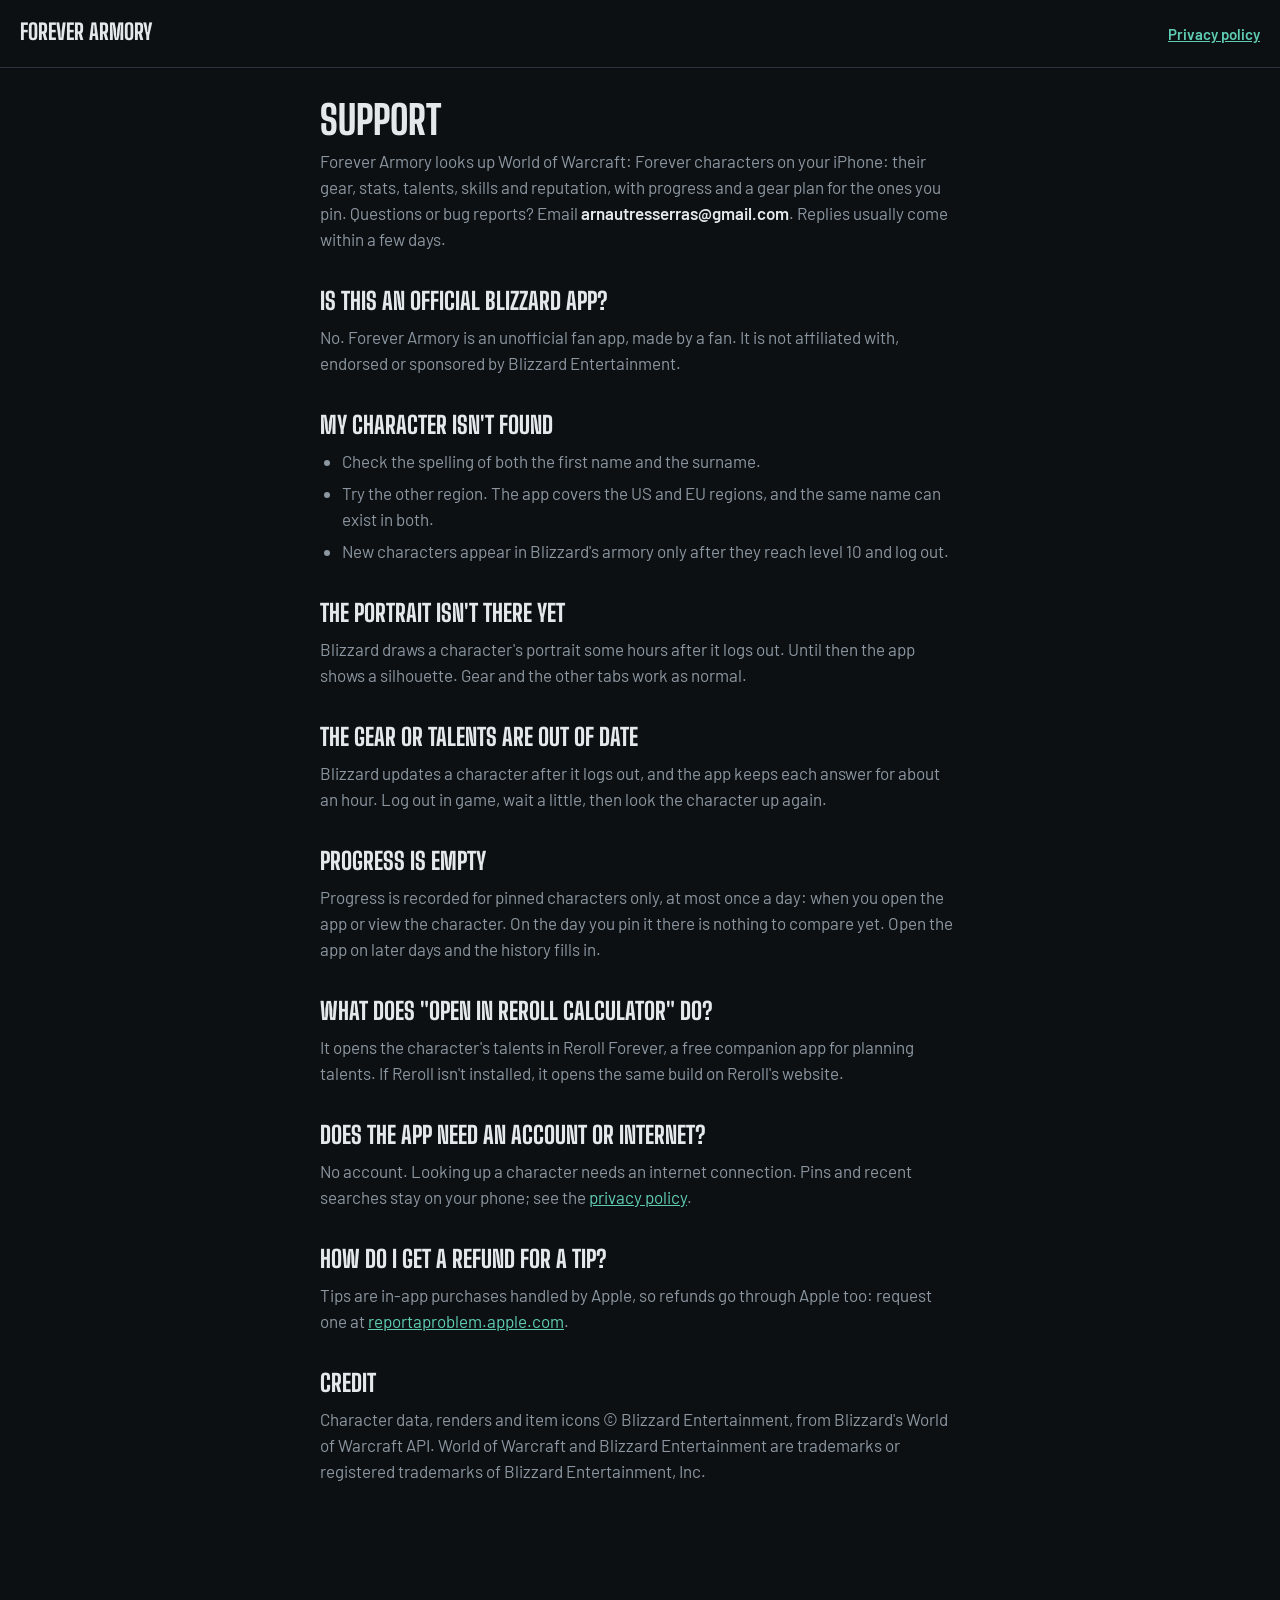
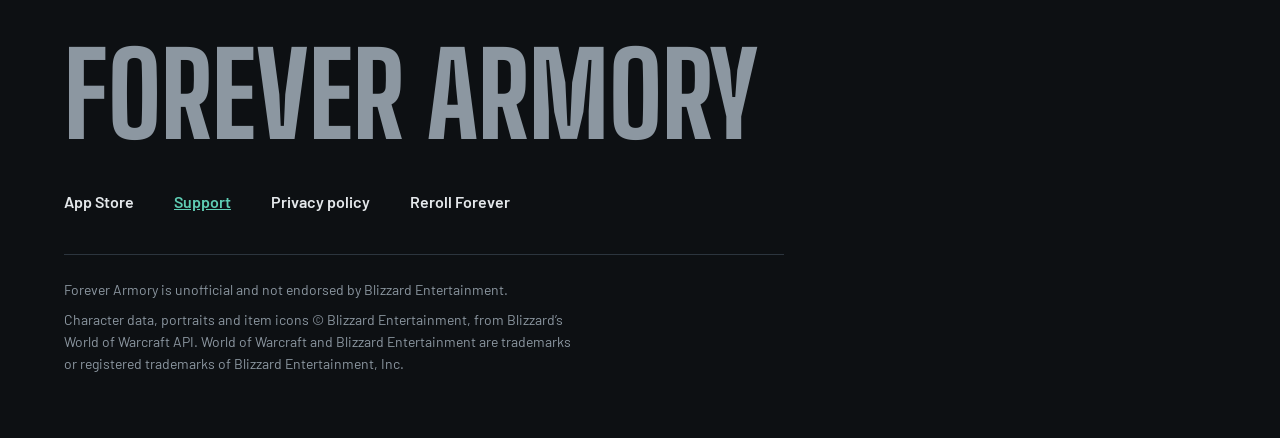
<file: support.html>
<!doctype html>
<html lang="en">
<head>
<meta charset="utf-8">
<meta name="viewport" content="width=device-width, initial-scale=1, viewport-fit=cover">
<meta name="color-scheme" content="dark">
<title>Forever Armory support</title>
<link rel="stylesheet" href="https://fonts.googleapis.com/css2?family=Big+Shoulders+Display:wght@800&family=Barlow:wght@400;600;700&display=swap">
<link rel="stylesheet" href="css/tokens.css">
<link rel="stylesheet" href="css/footer.css">
<style>
  :root {
    --anvil: #0D1013;
    --plate: #161B20;
    --seam: #2C353E;
    --text: #E4E8EB;
    --muted: #8C97A1;
    --verdigris: #5FCDB4;
  }
  * { box-sizing: border-box; }
  html { background: var(--anvil); }
  body {
    margin: 0;
    min-height: 100vh;
    display: flex;
    flex-direction: column;
    background: var(--anvil);
    color: var(--text);
    font: 400 17px/26px Barlow, system-ui, sans-serif;
  }
  header {
    display: flex;
    justify-content: space-between;
    align-items: baseline;
    gap: 16px;
    padding: 20px max(20px, env(safe-area-inset-right)) 20px max(20px, env(safe-area-inset-left));
    border-bottom: 1px solid var(--seam);
  }
  header .mark {
    font: 800 22px/24px 'Big Shoulders Display', system-ui, sans-serif;
    text-transform: uppercase;
    color: var(--text);
    text-decoration: none;
  }
  header nav a { font-size: 15px; font-weight: 600; }
  main {
    flex: 1;
    width: 100%;
    max-width: 680px;
    margin: 0 auto;
    padding: 32px max(20px, env(safe-area-inset-right)) 48px max(20px, env(safe-area-inset-left));
  }
  h1 {
    margin: 0 0 8px;
    font: 800 40px/40px 'Big Shoulders Display', system-ui, sans-serif;
    text-transform: uppercase;
  }
  h2 {
    margin: 36px 0 10px;
    font: 800 24px/26px 'Big Shoulders Display', system-ui, sans-serif;
    text-transform: uppercase;
  }
  p, li { color: var(--muted); }
  p { margin: 0 0 16px; }
  ul { margin: 0 0 16px; padding-left: 22px; }
  li { margin-bottom: 6px; }
  strong { color: var(--text); font-weight: 600; }
  .meta { font-size: 15px; }
  a { color: var(--verdigris); }
  code {
    font: 15px/1 ui-monospace, Menlo, monospace;
    color: var(--text);
    background: var(--plate);
    border: 1px solid var(--seam);
    border-radius: 6px;
    padding: 1px 5px;
  }
  .email { color: var(--text); font-weight: 600; user-select: all; }
</style>
</head>
<body>
<header>
  <a class="mark" href="./">Forever Armory</a>
  <nav><a href="privacy.html">Privacy policy</a></nav>
</header>
<main>
  <h1>Support</h1>
  <p>Forever Armory looks up World of Warcraft: Forever characters on your iPhone: their gear, stats, talents, skills and reputation, with progress and a gear plan for the ones you pin. Questions or bug reports? Email <span class="email">arnautresserras@gmail.com</span>. Replies usually come within a few days.</p>

  <h2>Is this an official Blizzard app?</h2>
  <p>No. Forever Armory is an unofficial fan app, made by a fan. It is not affiliated with, endorsed or sponsored by Blizzard Entertainment.</p>

  <h2>My character isn't found</h2>
  <ul>
    <li>Check the spelling of both the first name and the surname.</li>
    <li>Try the other region. The app covers the US and EU regions, and the same name can exist in both.</li>
    <li>New characters appear in Blizzard's armory only after they reach level 10 and log out.</li>
  </ul>

  <h2>The portrait isn't there yet</h2>
  <p>Blizzard draws a character's portrait some hours after it logs out. Until then the app shows a silhouette. Gear and the other tabs work as normal.</p>

  <h2>The gear or talents are out of date</h2>
  <p>Blizzard updates a character after it logs out, and the app keeps each answer for about an hour. Log out in game, wait a little, then look the character up again.</p>

  <h2>Progress is empty</h2>
  <p>Progress is recorded for pinned characters only, at most once a day: when you open the app or view the character. On the day you pin it there is nothing to compare yet. Open the app on later days and the history fills in.</p>

  <h2>What does "Open in Reroll calculator" do?</h2>
  <p>It opens the character's talents in Reroll Forever, a free companion app for planning talents. If Reroll isn't installed, it opens the same build on Reroll's website.</p>

  <h2>Does the app need an account or internet?</h2>
  <p>No account. Looking up a character needs an internet connection. Pins and recent searches stay on your phone; see the <a href="privacy.html">privacy policy</a>.</p>

  <h2>How do I get a refund for a tip?</h2>
  <p>Tips are in-app purchases handled by Apple, so refunds go through Apple too: request one at <a href="https://reportaproblem.apple.com">reportaproblem.apple.com</a>.</p>

  <h2>Credit</h2>
  <p>Character data, renders and item icons © Blizzard Entertainment, from Blizzard's World of Warcraft API. World of Warcraft and Blizzard Entertainment are trademarks or registered trademarks of Blizzard Entertainment, Inc.</p>
</main>
<footer class="mast">
  <div class="container">
    <p class="wordmark" aria-hidden="true">Forever Armory</p>
    <nav aria-label="Footer">
      <ul>
        <li><a href="https://apps.apple.com/app/id6834562961?ct=site_footer">App Store</a></li>
        <li><a href="support.html" aria-current="page">Support</a></li>
        <li><a href="privacy.html">Privacy policy</a></li>
        <li><a href="https://apps.apple.com/app/id6829319441?ct=armory_site">Reroll Forever</a></li>
      </ul>
    </nav>
    <div class="legal">
      <p>Forever Armory is unofficial and not endorsed by Blizzard Entertainment.</p>
      <p>Character data, portraits and item icons © Blizzard Entertainment, from Blizzard’s World of Warcraft API. World of Warcraft and Blizzard Entertainment are trademarks or registered trademarks of Blizzard Entertainment, Inc.</p>
    </div>
  </div>
</footer>
</body>
</html>
</file>
<file: css/home.css>
/* Hallmark · shape: Workbench · genre: modern-minimal · theme: brand (Forever Armory app, docs/design.md) · draw: c38209 · job: try · copy: from the App Store listing
 * paper: oklch(17.1% 0.008 248) · accent: oklch(77.7% 0.108 176) · display: Big Shoulders Display · body: Barlow · hero: Stage (swapped from Corridor) · nav: slab · footer: mast · signature: the gear screen, slots in item-quality borders round the portrait
 * axes: dark/display-condensed/chromatic-teal · posture: Restrained · contrast: pass · fold: pass · imagery: screenshots 8 (1.1 App Store captures, cropped to the screen) · v2.0.0 */
/* Hallmark · pre-emit critique: P4 H5 E4 S5 R5 V4 · weakest: P, the page only argues "the character screen, on your phone"; kept it plain because that is the whole product */
/* Hallmark · waive 79 · the gear screen beside the text runs to y 876 of 900 · the measure reads the text column only; the hero's screen capture fills the fold */
/* Hallmark · waive 44c · hero section is 900px tall and the gear screen ends at y 876 · the check stops at the text column, the next section starts at the fold */
/* Hallmark · finish-review: subagent · 8 findings · 8 resolved (genre restamped modern-minimal on its read) · hero-review: skipped, folded into the finish review */
/* Hallmark · dismissed 25 · each flagged p is a one-sentence lede or a two-sentence caption, allowed from 28ch */
@import url("./tokens.css");
@import url("./base.css");
@import url("./footer.css");

h1, h2 { text-transform: uppercase; line-height: 1; }
h1 { font-size: clamp(3.25rem, 7vw, 7.5rem); max-width: none; }
h2 { max-width: 16ch; }
h3 { font-weight: 600; font-family: var(--font-body); }

.skip { position: absolute; left: var(--space-md); top: calc(-1 * var(--space-3xl)); z-index: var(--z-toast); padding: var(--space-xs) var(--space-md); background: var(--color-ink); color: var(--color-paper); border-radius: var(--radius-input); }
.skip:focus-visible { top: var(--space-md); }

/* Controls */
.btn { display: inline-flex; align-items: center; justify-content: center; gap: var(--space-xs); min-height: 52px; padding: 0 var(--space-lg); border: 1px solid var(--color-accent); border-radius: var(--radius-input); background: var(--color-accent); color: var(--color-accent-ink); font: 600 var(--text-lg)/1 var(--font-body); white-space: nowrap; text-decoration: none; cursor: pointer; transition: background-color var(--dur-short) var(--ease-out), border-color var(--dur-short) var(--ease-out), transform var(--dur-micro) var(--ease-out); }
.btn svg { width: 20px; height: 20px; flex-shrink: 0; }
.btn:hover { background: var(--color-accent-hover); border-color: var(--color-accent-hover); }
.btn:active { transform: translateY(1px); }
.btn:focus-visible { outline: 2px solid var(--color-focus); outline-offset: 3px; }
.btn--quiet { min-height: 44px; padding: 0 var(--space-md); background: transparent; border-color: var(--color-rule); color: var(--color-ink); font-size: var(--text-md); }
.btn--quiet:hover { background: var(--color-paper-3); border-color: var(--color-muted); }
@media (prefers-reduced-motion: reduce) { .btn { transition: background-color var(--dur-short) linear; } .btn:active { transform: none; } }

/* Nav: a slab */
.slab { background: var(--color-paper-2); border-bottom: var(--rule-hair) solid var(--color-rule); }
.slab .container { display: flex; align-items: center; justify-content: space-between; gap: var(--space-lg); min-height: 72px; }
.mark { display: inline-flex; align-items: center; gap: var(--space-sm); color: var(--color-ink); text-decoration: none; font: 800 var(--text-xl)/1 var(--font-display); text-transform: uppercase; white-space: nowrap; }
.mark img { width: 36px; height: 36px; border-radius: 9px; }
.mark:hover { color: var(--color-accent); }
.slab nav { display: flex; align-items: center; gap: var(--space-lg); }
.slab nav a:not(.btn) { color: var(--color-ink-2); font-weight: 600; text-decoration: none; white-space: nowrap; }
.slab nav a:not(.btn):hover { color: var(--color-ink); text-decoration: underline; }

/* Hero: Stage */
.hero .container { display: grid; grid-template-columns: minmax(0, 1fr) auto; gap: var(--space-3xl); align-items: center; min-height: calc(100svh - 73px); padding-block: var(--space-2xl); }
.hero-copy { display: grid; gap: var(--space-lg); justify-items: start; }
.hero-copy .lead { color: var(--color-ink-2); max-width: 34ch; }
.hero-copy .btn { margin-top: var(--space-md); }
.screen { margin: 0; border-radius: var(--radius-card); outline: 1px solid var(--color-rule); outline-offset: -1px; }
.screen > img { outline: 1px solid var(--color-rule); outline-offset: -1px; border-radius: var(--radius-card); }
.hero .screen { height: min(740px, calc(100svh - 150px)); max-width: 100%; aspect-ratio: 720 / 1183; }

/* Tour: Pinned */
.tour { padding-block: var(--section-gap) var(--section-gap-s); }
.tour-head { display: grid; grid-template-columns: minmax(0, 7fr) minmax(0, 5fr); gap: var(--gap-columns); align-items: end; margin-bottom: var(--space-2xl); }
.tour-head p { color: var(--color-ink-2); font-size: var(--text-lead); max-width: 34ch; }
.tour-body { display: grid; grid-template-columns: minmax(0, 6fr) minmax(0, 6fr); gap: var(--space-3xl); }
.tour-stage { display: none; }
.panels { list-style: none; margin: 0; padding: 0; display: grid; gap: var(--space-3xl); }
.panel { display: grid; gap: var(--space-md); align-content: center; }
.panel h3 { font-size: var(--text-3xl); font-family: var(--font-display); font-weight: 800; text-transform: uppercase; line-height: 1; }
.panel p { color: var(--color-ink-2); font-size: var(--text-lead); line-height: 1.45; max-width: 40ch; }
.panel .screen { width: min(100%, 380px); margin-top: var(--space-md); }
.screen--tooltip { aspect-ratio: 720 / 1183; }
.screen--talents { aspect-ratio: 720 / 1087; }
.screen--share { aspect-ratio: 720 / 1419; }
.screen--progress, .screen--planner { aspect-ratio: 720 / 1133; }
.screen--finder { aspect-ratio: 720 / 1019; }

@media (min-width: 60rem) {
  .tour-body { grid-column: 1 / -1; }
  .tour-body > .panels { grid-column: 2; }
  .js .tour-stage { display: block; grid-column: 1; grid-row: 1; position: sticky; top: var(--space-2xl); height: calc(100svh - 2 * var(--space-2xl)); max-height: 820px; }
  .js .tour-stage .screen { position: absolute; inset: 0; margin: auto; height: 100%; max-width: 100%; opacity: 0; transition: opacity var(--dur-long) var(--ease-out); }
  /* Heights in proportion to each crop's aspect, so every screen shows at the same width. */
  .js .tour-stage .screen--tooltip { height: 80%; }
  .js .tour-stage .screen--talents { height: 74%; }
  .js .tour-stage .screen--share { height: 96%; }
  .js .tour-stage .screen--progress, .js .tour-stage .screen--planner { height: 77%; }
  .js .tour-stage .screen--finder { height: 69%; }
  .js .tour-stage[data-active="tooltip"] .screen--tooltip,
  .js .tour-stage[data-active="talents"] .screen--talents,
  .js .tour-stage[data-active="share"] .screen--share,
  .js .tour-stage[data-active="progress"] .screen--progress,
  .js .tour-stage[data-active="planner"] .screen--planner,
  .js .tour-stage[data-active="finder"] .screen--finder { opacity: 1; }
  .js .panel { min-height: 78svh; }
  .js .panel .screen { display: none; }
  .js .panels { gap: 0; }
}
@media (prefers-reduced-motion: reduce) { .js .tour-stage .screen { transition: none; } }

/* Needs: Rows */
.needs { padding-block: var(--section-gap-s) var(--section-gap-l); }
.needs .container { display: grid; grid-template-columns: minmax(0, 4fr) minmax(0, 8fr); gap: var(--gap-columns); align-items: start; }
.needs dl { margin: 0; border-top: var(--rule-hair) solid var(--color-rule); }
.needs dl > div { display: grid; grid-template-columns: minmax(0, 4fr) minmax(0, 8fr); gap: var(--gap-columns); padding-block: var(--space-xl); border-bottom: var(--rule-hair) solid var(--color-rule); }
.needs dt { font: 800 var(--text-2xl)/1 var(--font-display); text-transform: uppercase; }
.needs dd { margin: 0; color: var(--color-ink-2); font-size: var(--text-lead); line-height: 1.45; max-width: 40ch; }
.needs dd a { color: var(--color-accent); }
.needs dd a:hover { color: var(--color-accent-hover); }

/* Close: a band with the download beside the search screen */
.close { background: var(--color-paper-2); border-block: var(--rule-hair) solid var(--color-rule); padding-block: var(--section-gap-s); }
.close .container { display: grid; grid-template-columns: minmax(0, 5fr) minmax(0, 7fr); gap: var(--space-3xl); align-items: center; }
.close .screen { justify-self: end; width: min(100%, 420px); aspect-ratio: 720 / 984; }
.close .screen > img { object-position: 50% 0; }
.close-copy { display: grid; gap: var(--space-lg); justify-items: start; }
.close-copy p { color: var(--color-ink-2); font-size: var(--text-lead); max-width: 30ch; }
.close-copy .btn { margin-top: var(--space-md); }
.close-copy small { color: var(--color-muted); font-size: var(--text-sm); }

@media (max-width: 60rem) {
  .hero .container, .tour-head, .close .container, .needs .container { grid-template-columns: minmax(0, 1fr); }
  .hero .container { min-height: 0; gap: var(--space-xl); padding-block: var(--space-xl) var(--space-2xl); }
  .hero .screen { height: auto; width: min(100%, 360px); }
  .tour-body { grid-template-columns: minmax(0, 1fr); }
  .close .screen { justify-self: start; }
  .needs dl > div { grid-template-columns: minmax(0, 1fr); gap: var(--space-xs); padding-block: var(--space-lg); }
}
@media (max-width: 40rem) {
  .slab nav .btn { display: none; }
  .slab nav { gap: var(--space-md); }
  .mark { font-size: var(--text-lg); }
  .mark img { width: 28px; height: 28px; border-radius: 7px; }
}
</file>
<file: css/tokens.css>
:root {
  --space-3xs: 2px; --space-2xs: 4px; --space-xs: 8px; --space-sm: 12px; --space-md: 16px; --space-lg: 24px; --space-xl: 40px; --space-2xl: 64px; --space-3xl: 96px; --space-4xl: 144px;
  --text-xs: 0.8125rem; --text-sm: 0.875rem; --text-md: 1rem; --text-lg: 1.25rem; --text-xl: 1.5625rem; --text-2xl: 1.953rem; --text-3xl: 2.441rem;
  --text-display-s: clamp(2.25rem, 4vw + 0.5rem, 3.75rem); --text-display: clamp(2.75rem, 5vw + 1rem, 5.25rem);
  --text-section: clamp(2rem, 2.5vw + 1rem, 3.5rem); --text-title: clamp(1.25rem, 0.75vw + 0.875rem, 1.625rem); --text-lead: clamp(1.125rem, 0.35vw + 1rem, 1.375rem);
  --ease-out: cubic-bezier(0.16, 1, 0.3, 1); --ease-in: cubic-bezier(0.7, 0, 0.84, 0); --ease-in-out: cubic-bezier(0.65, 0, 0.35, 1);
  --dur-micro: 120ms; --dur-short: 220ms; --dur-long: 420ms;
  --color-error: oklch(52% 0.19 27); --color-success: oklch(50% 0.12 150);
  --container: 1440px; --gutter: 64px; --gap-columns: 32px; --section-gap-s: 120px; --section-gap: 144px; --section-gap-l: 176px;
  --z-base: 1; --z-raised: 10; --z-dropdown: 100; --z-sticky: 200; --z-sticky-nav: 300; --z-modal: 400; --z-toast: 500; --z-tooltip: 600;
  --color-paper: oklch(17.1% 0.008 248); --color-paper-2: oklch(21.9% 0.012 248); --color-paper-3: oklch(26.5% 0.017 248);
  --color-ink: oklch(92.9% 0.006 240); --color-ink-2: oklch(80.9% 0.014 241); --color-muted: oklch(67.1% 0.020 246);
  --color-rule: oklch(32.4% 0.020 248);
  --color-accent: oklch(77.7% 0.108 176); --color-accent-hover: oklch(83% 0.1 176); --color-accent-ink: oklch(25.4% 0.043 172); --color-focus: oklch(77.7% 0.108 176);
  --font-display: "Big Shoulders Display", "Arial Narrow", system-ui, sans-serif; --font-body: Barlow, ui-sans-serif, system-ui, sans-serif; --font-outlier: var(--font-body);
  --radius-card: 22px; --radius-input: 14px; --radius-pill: 999px; --rule-hair: 1px; --shadow-card: none;
  --tracking-display: 0em; --display-weight: 800;
}
</file>
<file: css/footer.css>
/* The mast footer, shared by index, support and privacy. Needs tokens.css. */
.mast { padding-block: var(--space-3xl) var(--space-2xl); line-height: 1.55; }
.mast > .container { width: 100%; max-width: var(--container); margin-inline: auto; padding-inline: var(--gutter); }
.mast .wordmark { font: 800 clamp(3.5rem, 9vw, 8.5rem)/0.9 var(--font-display); text-transform: uppercase; color: var(--color-muted); margin: 0 0 var(--space-xl); overflow-wrap: break-word; min-width: 0; }
.mast nav ul { list-style: none; margin: 0; padding: 0; display: flex; flex-wrap: wrap; gap: var(--space-xs) var(--space-xl); }
.mast nav li { margin: 0; }
.mast nav a { color: var(--color-ink); font-size: var(--text-md); font-weight: 600; text-decoration: none; white-space: nowrap; }
.mast nav a:hover, .mast nav a[aria-current="page"] { color: var(--color-accent); text-decoration: underline; }
.mast nav a:focus-visible { outline: 2px solid var(--color-focus); outline-offset: 2px; }
.legal { margin-top: var(--space-xl); padding-top: var(--space-lg); border-top: var(--rule-hair) solid var(--color-rule); display: grid; gap: var(--space-xs); color: var(--color-muted); font-size: var(--text-sm); max-width: 90ch; }
.legal p { margin: 0; max-width: 65ch; color: var(--color-muted); }
@media (max-width: 60rem) { .mast { --gutter: var(--space-lg); } }
@media (max-width: 40rem) {
  .mast { --gutter: var(--space-md); }
  .mast nav ul { display: grid; grid-template-columns: repeat(2, max-content); }
}
</file>
